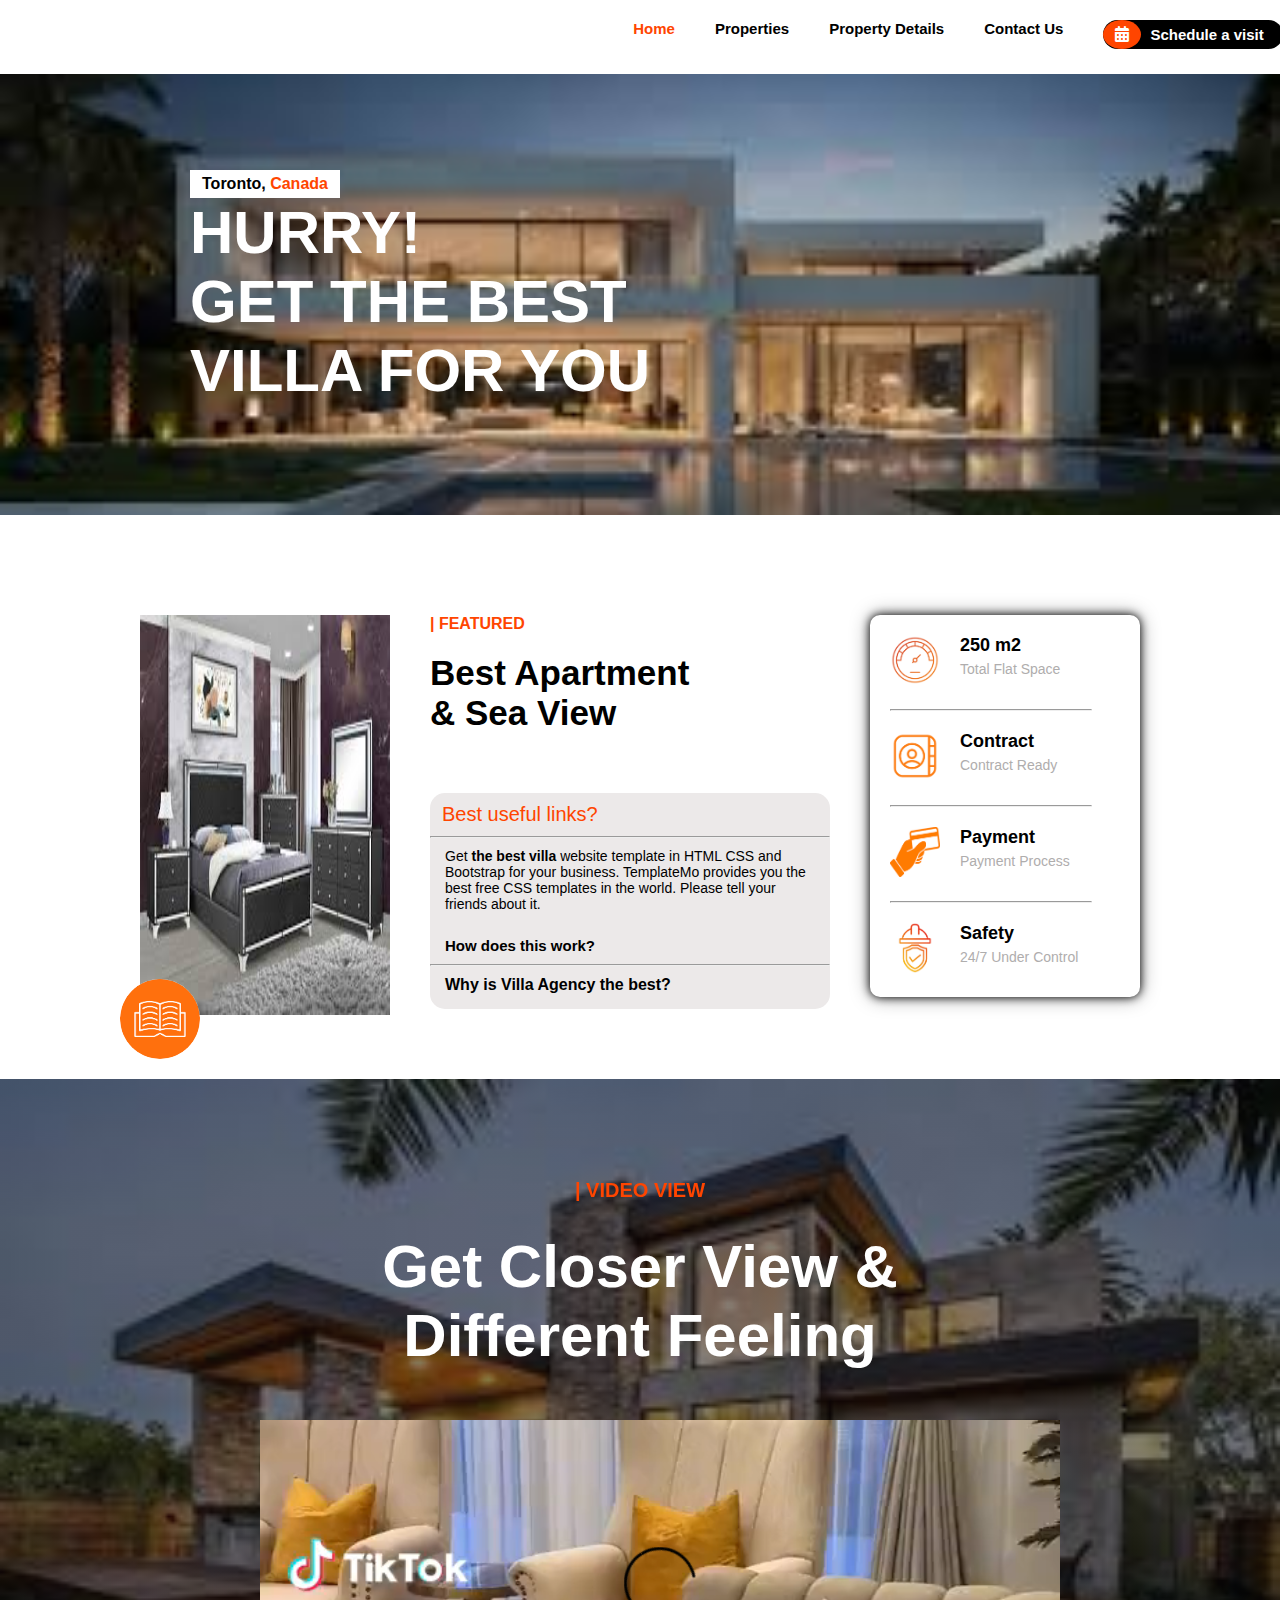
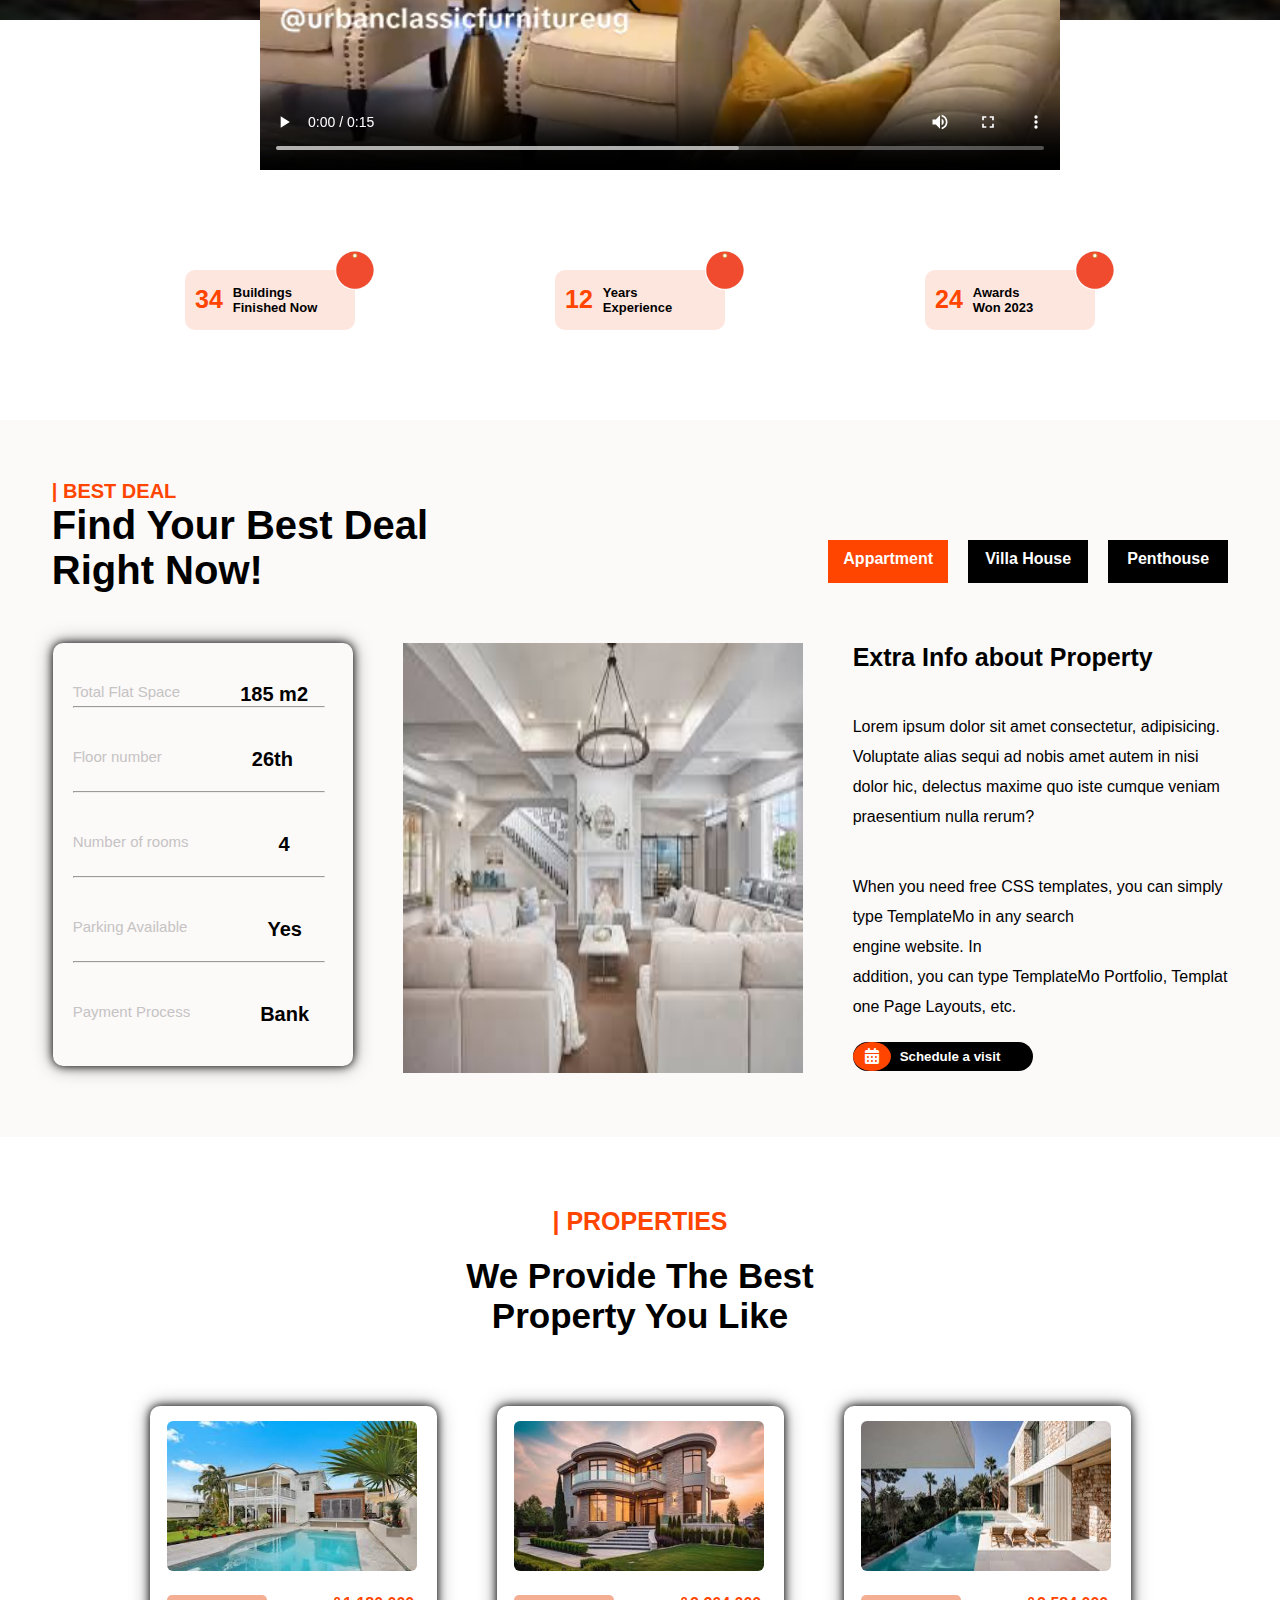
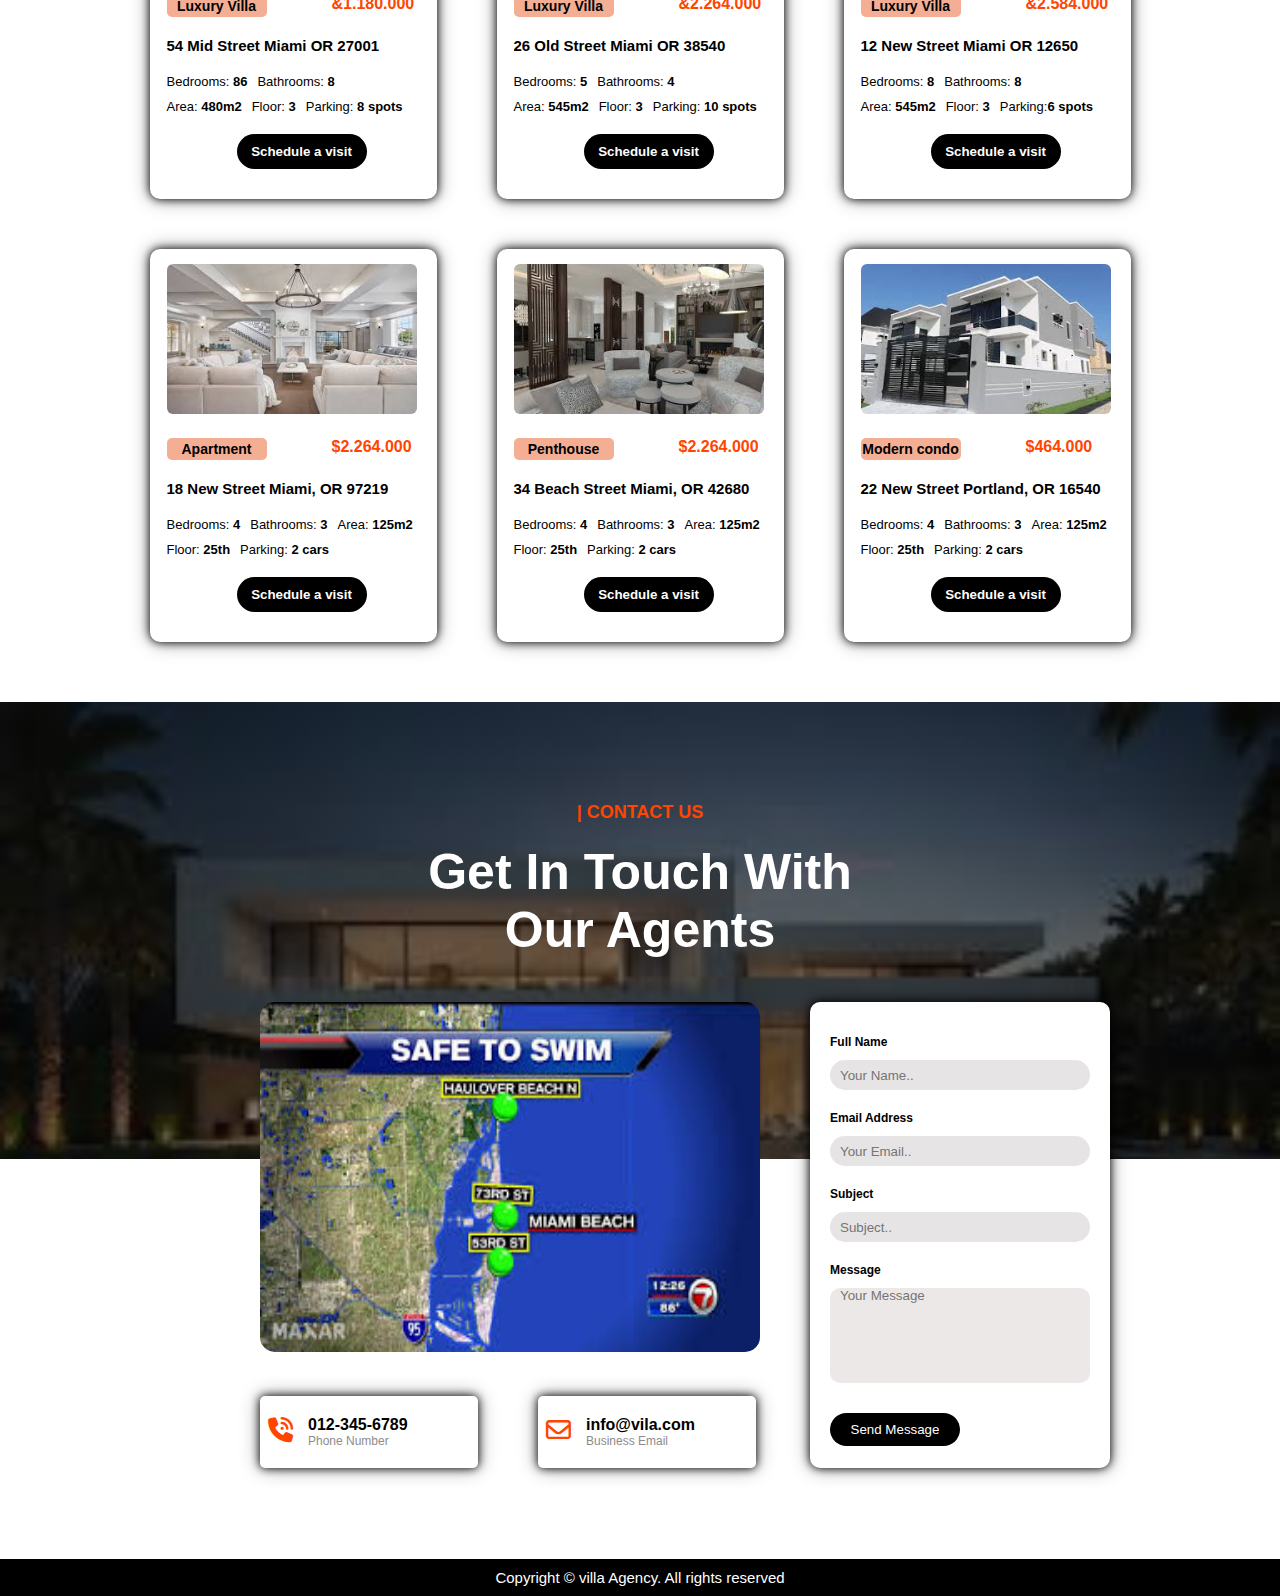
<file: index.html>
<!DOCTYPE html>
<html lang="en">

<head>
    <meta charset="UTF-8">
    <meta name="viewport" content="width=device-width, initial-scale=1.0">
    <link rel="stylesheet" href="https://cdnjs.cloudflare.com/ajax/libs/font-awesome/6.7.2/css/all.min.css"
        integrity="sha512-Evv84Mr4kqVGRNSgIGL/F/aIDqQb7xQ2vcrdIwxfjThSH8CSR7PBEakCr51Ck+w+/U6swU2Im1vVX0SVk9ABhg=="
        crossorigin="anonymous" referrerpolicy="no-referrer" />
    <link rel="stylesheet" href="style.css" />
</head>

<body>
    <div class="nav">
        <div class="navv">
            <div class="icon">
                <p>VILLA</p>
            </div>
            <div class="toggle-btn">
                <i class="fa-solid fa-bars"></i>
            </div>

        </div>

        <header>

            <div class="navButton">
                <a href="#home"><button class="home">Home</button></a>
                <a href="#properties"><button>Properties</button></a>
                <a href="#details"><button>Property Details</button></a>
                <a href="#contact"><button>Contact Us</button></a>
                <a href="#schedule">
                    <div class="schedule">
                        <p><i class="fa-solid fa-calendar-days"></i></p>
                        <button>Schedule a visit</button>
                    </div>
                </a>

            </div>
            <div class="dropdown-menu">
                <a href="index.html"><button class="home">Home</button></a><br />
                <a href="properties.html"><button>Properties</button></a><br />
                <a href="details.html"><button>Property Details</button></a><br />
                <a href="contact.html"><button>Contact Us</button></a><br />
                <a href="#schedule">

                    <button>Schedule a visit</button>

                </a>
            </div>
        </header>

    </div>
    <section id="home">
        <div class="body1">
            <div class="body2">
                <p>Toronto, <span style="color: orangered;">Canada</span></p>
                <h1>HURRY!<br />
                    GET THE BEST<br />
                    VILLA FOR YOU</h1>
            </div>

        </div>
        <div class="boxx1">
            <div class="bbox">
                <div class="boxx">
                    <img class="furnimg1" src="./images/furniture4.jpeg" />
                    <img class="jot" src="./images/jot.png" />
                </div>
            </div>

            <div>
                <p class="feature">| FEATURED</p>
                <p class="best">Best Apartment<br />& Sea View</p>
                <div class="bbox1">
                    <div class=" box1">
                        <p class="useful">Best useful links?</p>
                        <hr class="line" />
                        <p class="get">Get <span style="font-weight: bold;">the best villa</span> website template in
                            HTML
                            CSS
                            and <br>Bootstrap for your business.
                            TemplateMo provides you the<br />best free CSS templates in the world. Please tell your
                            <br />friends about it.
                        </p>
                        <p class="work">How does this work?</p>
                        <hr class="line" />
                        <p class="villa">Why is Villa Agency the best?</p>
                    </div>
                </div>

            </div>
            <div class="bbox2">
                <div class="box222">
                    <div class="box22">
                        <div class="box2">
                            <img src="./images/meter.png">
                        </div>
                        <div>
                            <p class="box2p">250 m2</p>
                            <p class="box2pp">Total Flat Space</p>
                        </div>

                    </div>
                    <hr />
                    <div class="box22">
                        <div class="box2">
                            <img src="./images/contact.png">
                        </div>
                        <div>
                            <p class="box2p">Contract</p>
                            <p class="box2pp">Contract Ready</p>
                        </div>

                    </div>
                    <hr />
                    <div class="box22">
                        <div class="box2">
                            <img src="./images/payment.png" />
                        </div>
                        <div>
                            <p class="box2p">Payment</p>
                            <p class="box2pp">Payment Process</p>
                        </div>

                    </div>
                    <hr />
                    <div class="box22">
                        <div class="box2">
                            <img src="./images/safety.png" />
                        </div>
                        <div>
                            <p class="box2p">Safety</p>
                            <p class="box2pp">24/7 Under Control</p>
                        </div>

                    </div>
                </div>
            </div>

        </div>

    </section>
    <section id="properties">
        <div class="boxx2">
            <p class="view">| VIDEO VIEW</p>
            <p class="closer">Get Closer View &<br />Different Feeling</p>
            <video class="video" src="furniturevideo.mp4" controls></video>
        </div>
        <div class="bbox3">
            <div class="boxx3">
                <div class="boxx4">
                    <div class="box3">
                        <p class="num">34</p>
                        <p class="ber">Buildings<br />Finished Now</p>
                        <div>
                            <img class="img1" src="./images/orangecircle.png" />
                        </div>
                    </div>


                </div>
                <div class="boxx4">
                    <div class="box3">
                        <p class="num">12</p>
                        <p class="ber">Years <br />Experience</p>
                        <div>
                            <img class="img1" src="./images/orangecircle.png" />
                        </div>
                    </div>

                </div>
                <div class="boxx4">
                    <div class="box3">
                        <p class="num">24</p>
                        <p class="ber">Awards<br />Won 2023</p>
                        <div>
                            <img class="img1" src="./images/orangecircle.png" />
                        </div>
                    </div>

                </div>
            </div>
        </div>

        <div class="box8">
            <div class="box5">
                <div>
                    <p class="deal">| BEST DEAL</p>
                    <p class="now">Find Your Best Deal<br>Right Now!</p>
                </div>
                <div class="box4">
                    <p class="part">Appartment</p>
                    <p class="house">Villa House</p>
                    <p class="house">Penthouse</p>
                </div>
            </div>
            <div class="box7">
                <div class="bbox4">
                    <div class="box6">
                        <div class="fllat">
                            <p class="flat">Total Flat Space</p>
                            <p class="space">185 m2</p>
                        </div>
                        <hr />
                        <div class="fllat1">
                            <p class="flat">Floor number</p>
                            <p class="space">26th</p>
                        </div>
                        <hr />
                        <div class="fllat1">
                            <p class="flat">Number of rooms</p>
                            <p class="space">4</p>
                        </div>
                        <hr />
                        <div class="fllat2">
                            <p class="flat">Parking Available</p>
                            <p class="space">Yes</p>
                        </div>
                        <hr />
                        <div class="fllat3">
                            <p class="flat">Payment Process</p>
                            <p class="space">Bank</p>
                        </div>
                    </div>

                </div>
                <div class="imgg">
                    <img src="./images/house11.jpeg" />
                </div>
                <div>
                    <p class="extra">Extra Info about Property</p>
                    <p class="lorem">Lorem ipsum dolor sit amet consectetur, adipisicing.<br /> Voluptate alias sequi ad
                        nobis amet
                        autem
                        in nisi<br /> dolor hic, delectus maxime quo iste cumque veniam<br> praesentium nulla
                        rerum?</p>
                    <p class="lorem">When you need free CSS templates, you can simply <br /> type TemplateMo in any
                        search <br />engine
                        website. In<br /> addition, you can type TemplateMo Portfolio, Templat<br /> one Page Layouts,
                        etc.</p>
                    <div class="schedule">
                        <p><i class="fa-solid fa-calendar-days"></i></p>
                        <button>Schedule a visit</button>
                    </div>
                </div>
            </div>
        </div>
    </section>
    <section id="details">
        <p class="pro">| PROPERTIES</p>
        <p class="vide">We Provide The Best<br />Property You Like</p>
        <div class="bbox5">
            <div class="box10">
                <div class="box9">
                    <img class="img2" src="./images/house7.jpeg" />
                    <div class="mode">
                        <p class="modern">Luxury Villa</p>
                        <p class="moder">&1.180.000</p>
                    </div>
                    <p class="port">54 Mid Street Miami OR 27001</p>
                    <div class="port1">
                        <p>Bedrooms: <span>86</span></p>
                        <p>Bathrooms: <span>8</span></p>
                    </div>
                    <div class="port2">
                        <p>Area: <span>480m2</span></p>
                        <p>Floor: <span>3</span></p>
                        <p>Parking: <span>8 spots</span></p>
                    </div>
                    <div>
                        <div class="visi">
                            <button>Schedule a visit</button>
                        </div>
                    </div>

                </div>
                <div class="box91">
                    <img class="img2" src="./images/house8.jpeg" />
                    <div class="mode1">
                        <p class="modern">Luxury Villa</p>
                        <p class="moder">&2.264.000</p>
                    </div>
                    <p class="port">26 Old Street Miami OR 38540</p>
                    <div class="port1">
                        <p>Bedrooms: <span>5</span></p>
                        <p>Bathrooms: <span>4</span></p>
                    </div>
                    <div class="port2">
                        <p>Area: <span>545m2</span></p>
                        <p>Floor: <span>3</span></p>
                        <p>Parking: <span>10 spots</span></p>
                    </div>
                    <div>
                        <div class="visi1">
                            <button>Schedule a visit</button>
                        </div>
                    </div>

                </div>
                <div class="box92">
                    <img class="img2" src="./images/house12.jpeg" />
                    <div class="mode2">
                        <p class="modern">Luxury Villa</p>
                        <p class="moder">&2.584.000</p>
                    </div>
                    <p class="port">12 New Street Miami OR 12650</p>
                    <div class="port1">
                        <p>Bedrooms: <span>8</span></p>
                        <p>Bathrooms: <span>8</span></p>
                    </div>
                    <div class="port2">
                        <p>Area: <span>545m2</span></p>
                        <p>Floor: <span>3</span></p>
                        <p>Parking:<span>6 spots</span> </p>
                    </div>
                    <div>
                        <div class="visi2">
                            <button>Schedule a visit</button>
                        </div>
                    </div>

                </div>
            </div>

        </div>
        <div class="bbox6">
            <div class="box11">
                <div class="box93">
                    <div>
                        <img class="img2" src="./images/house11.jpeg" />
                    </div>
                    <div class="mode3">
                        <p class="modern">Apartment</p>
                        <p class="moder">$2.264.000</p>
                    </div>
                    <p class="port">18 New Street Miami, OR 97219</p>
                    <div class="port1">
                        <p>Bedrooms: <span>4</span></p>
                        <p>Bathrooms: <span>3</span></p>
                        <p>Area: <span>125m2</span></p>
                    </div>
                    <div class="port2">
                        <p>Floor: <span>25th</span></p>
                        <p>Parking: <span>2 cars</span> </p>
                    </div>
                    <div>
                        <div class="visi3">
                            <button>Schedule a visit</button>
                        </div>
                    </div>

                </div>
                <div class="box94">
                    <div>
                        <img class="img2" src="./images/house10.jpeg" />
                    </div>
                    <div class="mode4">
                        <p class="modern">Penthouse</p>
                        <p class="moder">$2.264.000</p>
                    </div>
                    <p class="port">34 Beach Street Miami, OR 42680</p>
                    <div class="port1">
                        <p>Bedrooms: <span>4</span></p>
                        <p>Bathrooms: <span>3</span></p>
                        <p>Area: <span>125m2</span></p>
                    </div>
                    <div class="port2">
                        <p>Floor: <span>25th</span></p>
                        <p>Parking: <span>2 cars</span> </p>
                    </div>
                    <div>
                        <div class="visi4">
                            <button>Schedule a visit</button>
                        </div>
                    </div>

                </div>
                <div class="box95">
                    <div>
                        <img class="img2" src="./images/home5.jpeg" />
                    </div>
                    <div class="mode5">
                        <p class="modern">Modern condo</p>
                        <p class="moder">$464.000</p>
                    </div>
                    <p class="port">22 New Street Portland, OR 16540</p>
                    <div class="port1">
                        <p>Bedrooms: <span>4</span></p>
                        <p>Bathrooms: <span>3</span></p>
                        <p>Area: <span>125m2</span></p>
                    </div>
                    <div class="port2">
                        <p>Floor: <span>25th</span></p>
                        <p>Parking: <span>2 cars</span> </p>
                    </div>
                    <div>
                        <div class="visi5">
                            <button>Schedule a visit</button>
                        </div>
                    </div>

                </div>

            </div>
        </div>

    </section>
    <section id="contact">
        <div class="boxx6">
            <div class="box13">
                <p class="featurer">| CONTACT US</p>
                <p class="besti">Get In Touch With<br />Our Agents</p>
            </div>
            <div class="box16">
                <div>
                    <div>
                        <img class="img3" src="./images/map2.jpeg" />
                        <div class="bbox7">
                            <div class="box15">
                                <div class="box14">
                                    <p class="vol"><i class="fa-solid fa-phone-volume"></i></p>
                                    <div>
                                        <p class="num1">012-345-6789</p>
                                        <p class="num2">Phone Number</p>
                                    </div>
                                </div>
                                <div class="box14">
                                    <p class="vol"><i class="fa-regular fa-envelope"></i></p>
                                    <div>
                                        <p class="num1">info@vila.com</p>
                                        <p class="num2">Business Email</p>
                                    </div>

                                </div>
                            </div>
                        </div>

                    </div>
                </div>
                <div class="boxx5">
                    <label class="naame">Full Name</label><br />
                    <input class="texte" type="text" placeholder="Your Name.." /><br /><br />
                    <label class="naame">Email Address</label><br />
                    <input class="texte" type="email" placeholder="Your Email.." /><br /><br />
                    <label class="naame">Subject</label><br />
                    <input class="texte" type="text" placeholder="Subject.." /><br /><br />
                    <label class="naame">Message</label><br />
                    <input class="textee" type="text" placeholder="Your Message" /><br />
                    <button class="sendd">Send Message</button>
                </div>
            </div>

        </div>
    </section>

    <footer class="footer">Copyright &copy; villa Agency. All rights reserved</footer>

    <script src="script.js"></script>
</body>

</html>
</file>
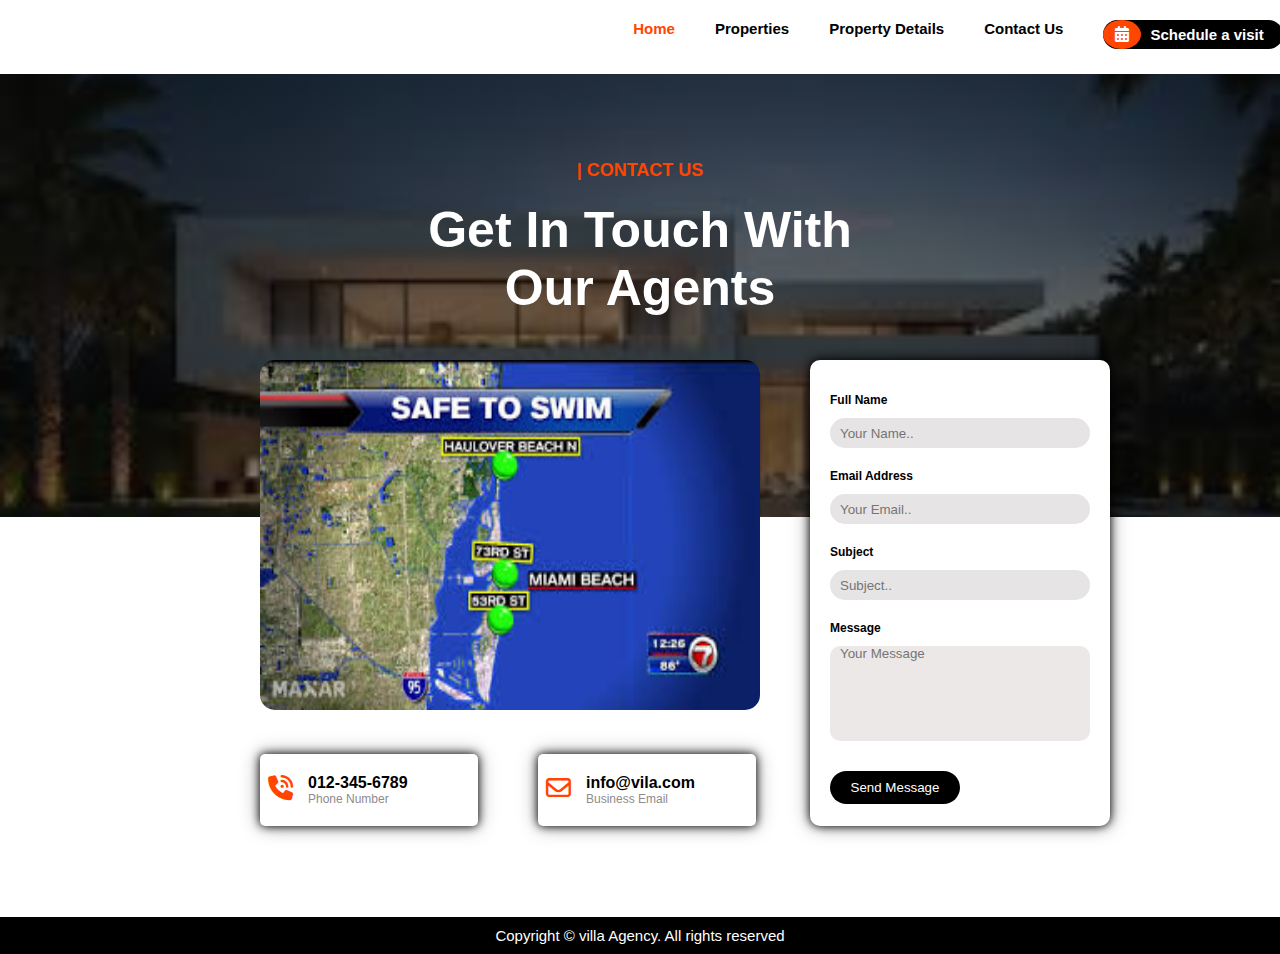
<file: contact.html>
<!DOCTYPE html>
<html lang="en">

<head>
    <meta charset="UTF-8">
    <meta name="viewport" content="width=device-width, initial-scale=1.0">
    <link rel="stylesheet" href="https://cdnjs.cloudflare.com/ajax/libs/font-awesome/6.7.2/css/all.min.css"
        integrity="sha512-Evv84Mr4kqVGRNSgIGL/F/aIDqQb7xQ2vcrdIwxfjThSH8CSR7PBEakCr51Ck+w+/U6swU2Im1vVX0SVk9ABhg=="
        crossorigin="anonymous" referrerpolicy="no-referrer" />
    <link rel="stylesheet" href="style.css" />
</head>

<body>
    <div class="nav" style="margin-top: -60px;">
        <div class="navv">
            <div class="icon">
                <p>VILLA</p>
            </div>
            <div class="toggle-btn">
                <i class="fa-solid fa-bars"></i>
            </div>

        </div>

        <header>

            <div class="navButton">
                <a href="#home"><button class="home">Home</button></a>
                <a href="#properties"><button>Properties</button></a>
                <a href="#details"><button>Property Details</button></a>
                <a href="#contact"><button>Contact Us</button></a>
                <a href="#schedule">
                    <div class="schedule">
                        <p><i class="fa-solid fa-calendar-days"></i></p>
                        <button>Schedule a visit</button>
                    </div>
                </a>

            </div>
            <div class="dropdown-menu">
                <a href="index.html"><button class="home">Home</button></a><br />
                <a href="properties.html"><button>Properties</button></a><br />
                <a href="details.html"><button>Property Details</button></a><br />
                <a href="contact.html"><button>Contact Us</button></a><br />
                <a href="#schedule">

                    <button>Schedule a visit</button>

                </a>
            </div>
        </header>

    </div>
   
    <div class="boxx6">
        <div class="box13">
            <p class="featurer">| CONTACT US</p>
            <p class="besti">Get In Touch With<br />Our Agents</p>
        </div>
        <div class="box16">
            <div>
                <div>
                    <img class="img3" src="./images/map2.jpeg" />
                    <div class="bbox7">
                        <div class="box15">
                            <div class="box14">
                                <p class="vol"><i class="fa-solid fa-phone-volume"></i></p>
                                <div>
                                    <p class="num1">012-345-6789</p>
                                    <p class="num2">Phone Number</p>
                                </div>
                            </div>
                            <div class="box14">
                                <p class="vol"><i class="fa-regular fa-envelope"></i></p>
                                <div>
                                    <p class="num1">info@vila.com</p>
                                    <p class="num2">Business Email</p>
                                </div>

                            </div>
                        </div>
                    </div>

                </div>
            </div>
            <div class="boxx5">
                <label class="naame">Full Name</label><br />
                <input class="texte" type="text" placeholder="Your Name.." /><br /><br />
                <label class="naame">Email Address</label><br />
                <input class="texte" type="email" placeholder="Your Email.." /><br /><br />
                <label class="naame">Subject</label><br />
                <input class="texte" type="text" placeholder="Subject.." /><br /><br />
                <label class="naame">Message</label><br />
                <input class="textee" type="text" placeholder="Your Message" /><br />
                <button class="sendd">Send Message</button>
            </div>
        </div>

    </div>
    </section>

    <footer class="footer">Copyright &copy; villa Agency. All rights reserved</footer>
    <script src="script.js"></script>

</body>

</html>
</file>
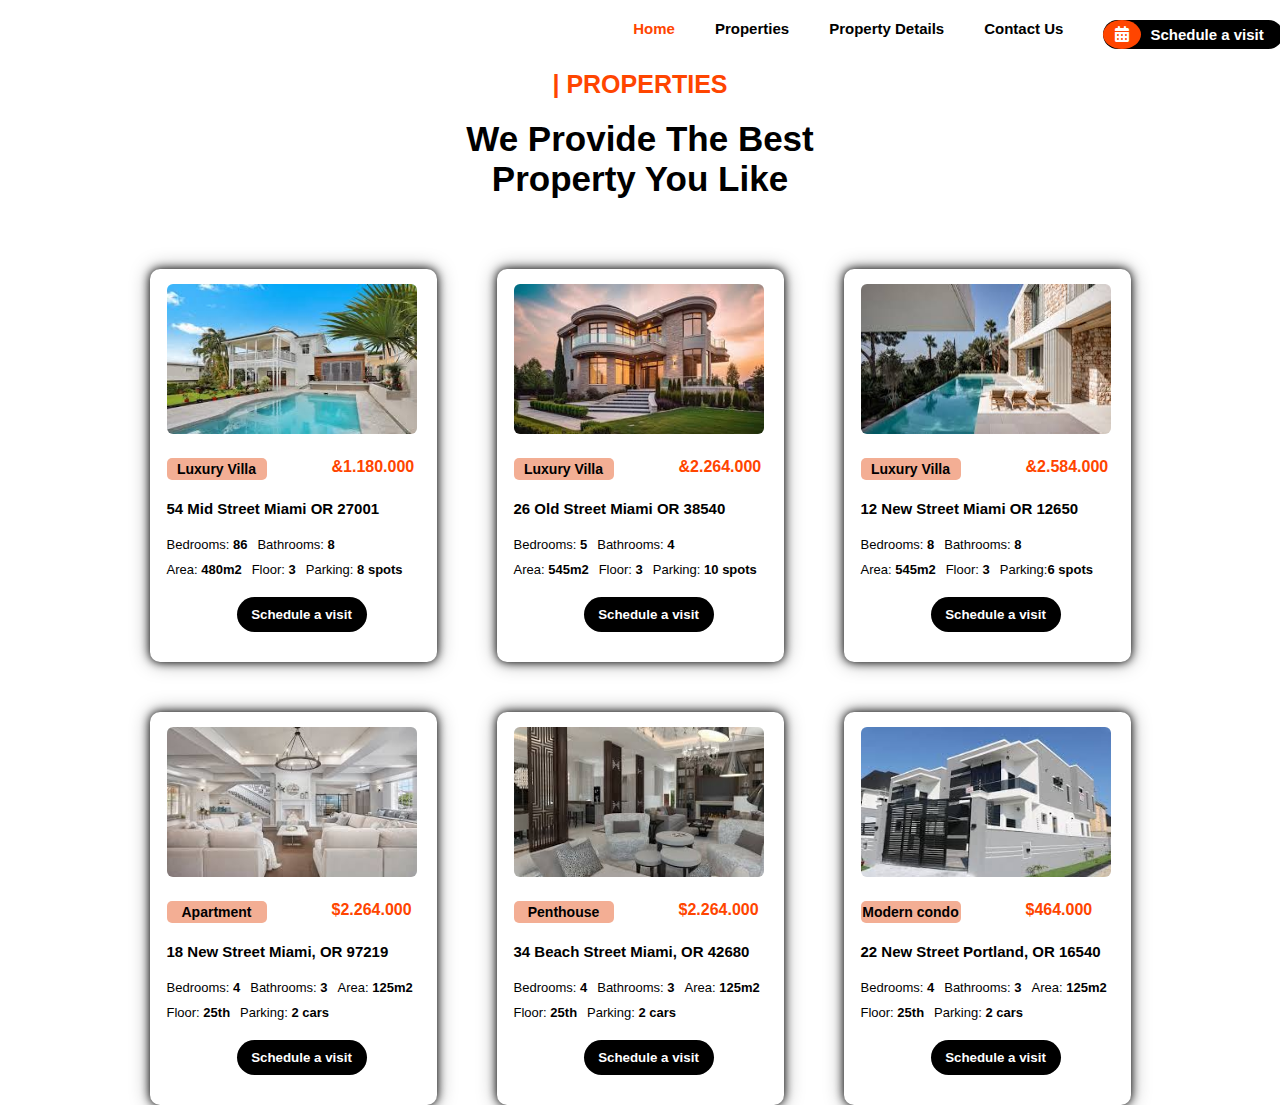
<file: details.html>
<!DOCTYPE html>
<html lang="en">

<head>
    <meta charset="UTF-8">
    <meta name="viewport" content="width=device-width, initial-scale=1.0">
    <link rel="stylesheet" href="https://cdnjs.cloudflare.com/ajax/libs/font-awesome/6.7.2/css/all.min.css"
        integrity="sha512-Evv84Mr4kqVGRNSgIGL/F/aIDqQb7xQ2vcrdIwxfjThSH8CSR7PBEakCr51Ck+w+/U6swU2Im1vVX0SVk9ABhg=="
        crossorigin="anonymous" referrerpolicy="no-referrer" />
    <link rel="stylesheet" href="style.css" />
</head>

<body>
    <div class="nav">
        <div class="navv">
            <div class="icon">
                <p>VILLA</p>
            </div>
            <div class="toggle-btn">
                <i class="fa-solid fa-bars"></i>
            </div>

        </div>

        <header>

            <div class="navButton">
                <a href="#home"><button class="home">Home</button></a>
                <a href="#properties"><button>Properties</button></a>
                <a href="#details"><button>Property Details</button></a>
                <a href="#contact"><button>Contact Us</button></a>
                <a href="#schedule">
                    <div class="schedule">
                        <p><i class="fa-solid fa-calendar-days"></i></p>
                        <button>Schedule a visit</button>
                    </div>
                </a>

            </div>
            <div class="dropdown-menu">
                <a href="index.html"><button class="home">Home</button></a><br />
                <a href="properties.html"><button>Properties</button></a><br />
                <a href="details.html"><button>Property Details</button></a><br />
                <a href="contact.html"><button>Contact Us</button></a><br />
                <a href="#schedule">

                    <button>Schedule a visit</button>

                </a>
            </div>
        </header>

    </div>
   
    <p class="pro">| PROPERTIES</p>
    <p class="vide">We Provide The Best<br />Property You Like</p>
    <div class="bbox5">
        <div class="box10">
            <div class="box9">
                <img class="img2" src="./images/house7.jpeg" />
                <div class="mode">
                    <p class="modern">Luxury Villa</p>
                    <p class="moder">&1.180.000</p>
                </div>
                <p class="port">54 Mid Street Miami OR 27001</p>
                <div class="port1">
                    <p>Bedrooms: <span>86</span></p>
                    <p>Bathrooms: <span>8</span></p>
                </div>
                <div class="port2">
                    <p>Area: <span>480m2</span></p>
                    <p>Floor: <span>3</span></p>
                    <p>Parking: <span>8 spots</span></p>
                </div>
                <div>
                    <div class="visi">
                        <button>Schedule a visit</button>
                    </div>
                </div>

            </div>
            <div class="box91">
                <img class="img2" src="./images/house8.jpeg" />
                <div class="mode1">
                    <p class="modern">Luxury Villa</p>
                    <p class="moder">&2.264.000</p>
                </div>
                <p class="port">26 Old Street Miami OR 38540</p>
                <div class="port1">
                    <p>Bedrooms: <span>5</span></p>
                    <p>Bathrooms: <span>4</span></p>
                </div>
                <div class="port2">
                    <p>Area: <span>545m2</span></p>
                    <p>Floor: <span>3</span></p>
                    <p>Parking: <span>10 spots</span></p>
                </div>
                <div>
                    <div class="visi1">
                        <button>Schedule a visit</button>
                    </div>
                </div>

            </div>
            <div class="box92">
                <img class="img2" src="./images/house12.jpeg" />
                <div class="mode2">
                    <p class="modern">Luxury Villa</p>
                    <p class="moder">&2.584.000</p>
                </div>
                <p class="port">12 New Street Miami OR 12650</p>
                <div class="port1">
                    <p>Bedrooms: <span>8</span></p>
                    <p>Bathrooms: <span>8</span></p>
                </div>
                <div class="port2">
                    <p>Area: <span>545m2</span></p>
                    <p>Floor: <span>3</span></p>
                    <p>Parking:<span>6 spots</span> </p>
                </div>
                <div>
                    <div class="visi2">
                        <button>Schedule a visit</button>
                    </div>
                </div>

            </div>
        </div>

    </div>
    <div class="bbox6">
        <div class="box11">
            <div class="box93">
                <div>
                    <img class="img2" src="./images/house11.jpeg" />
                </div>
                <div class="mode3">
                    <p class="modern">Apartment</p>
                    <p class="moder">$2.264.000</p>
                </div>
                <p class="port">18 New Street Miami, OR 97219</p>
                <div class="port1">
                    <p>Bedrooms: <span>4</span></p>
                    <p>Bathrooms: <span>3</span></p>
                    <p>Area: <span>125m2</span></p>
                </div>
                <div class="port2">
                    <p>Floor: <span>25th</span></p>
                    <p>Parking: <span>2 cars</span> </p>
                </div>
                <div>
                    <div class="visi3">
                        <button>Schedule a visit</button>
                    </div>
                </div>

            </div>
            <div class="box94">
                <div>
                    <img class="img2" src="./images/house10.jpeg" />
                </div>
                <div class="mode4">
                    <p class="modern">Penthouse</p>
                    <p class="moder">$2.264.000</p>
                </div>
                <p class="port">34 Beach Street Miami, OR 42680</p>
                <div class="port1">
                    <p>Bedrooms: <span>4</span></p>
                    <p>Bathrooms: <span>3</span></p>
                    <p>Area: <span>125m2</span></p>
                </div>
                <div class="port2">
                    <p>Floor: <span>25th</span></p>
                    <p>Parking: <span>2 cars</span> </p>
                </div>
                <div>
                    <div class="visi4">
                        <button>Schedule a visit</button>
                    </div>
                </div>

            </div>
            <div class="box95">
                <div>
                    <img class="img2" src="./images/home5.jpeg" />
                </div>
                <div class="mode5">
                    <p class="modern">Modern condo</p>
                    <p class="moder">$464.000</p>
                </div>
                <p class="port">22 New Street Portland, OR 16540</p>
                <div class="port1">
                    <p>Bedrooms: <span>4</span></p>
                    <p>Bathrooms: <span>3</span></p>
                    <p>Area: <span>125m2</span></p>
                </div>
                <div class="port2">
                    <p>Floor: <span>25th</span></p>
                    <p>Parking: <span>2 cars</span> </p>
                </div>
                <div>
                    <div class="visi5">
                        <button>Schedule a visit</button>
                    </div>
                </div>

            </div>

        </div>
    </div>
    <script src="script.js"></script>

</body>

</html>
</file>
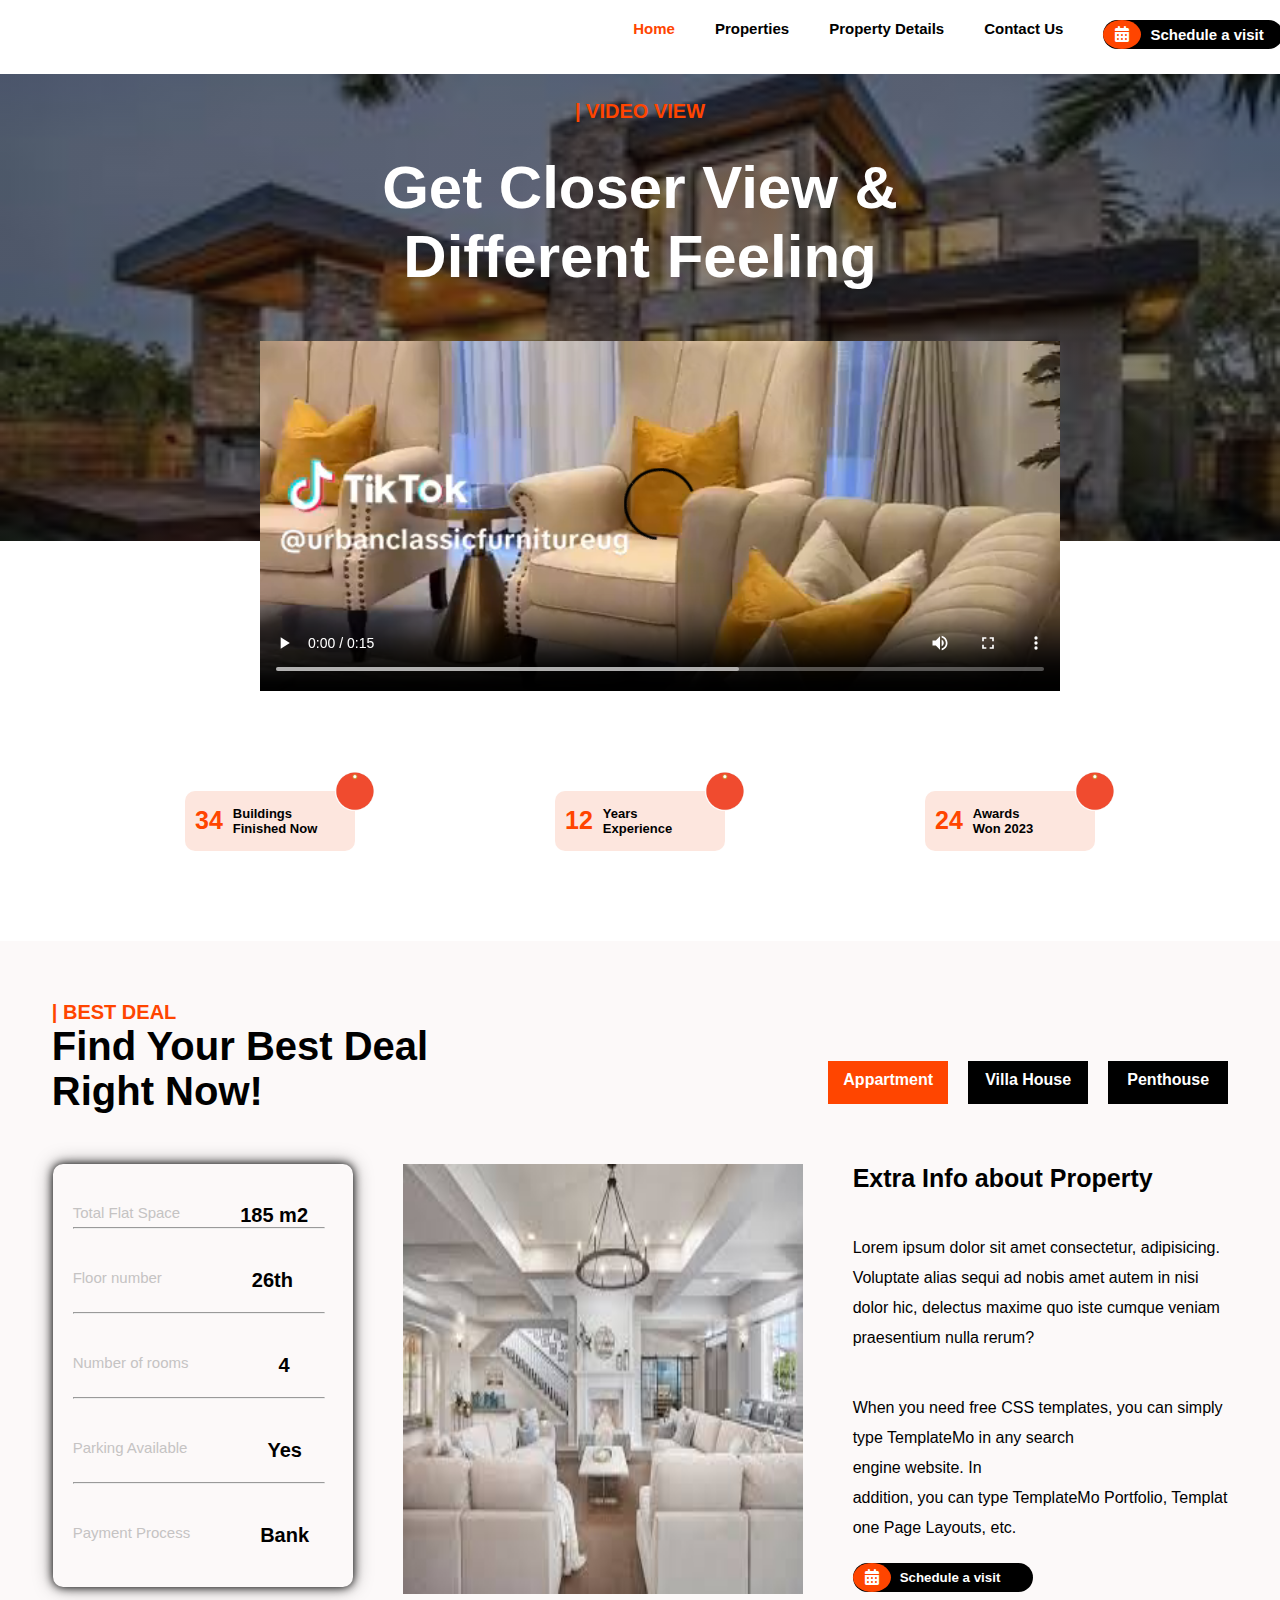
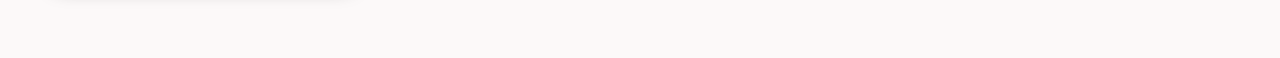
<file: properties.html>
<!DOCTYPE html>
<html lang="en">

<head>
    <meta charset="UTF-8">
    <meta name="viewport" content="width=device-width, initial-scale=1.0">
    <link rel="stylesheet" href="https://cdnjs.cloudflare.com/ajax/libs/font-awesome/6.7.2/css/all.min.css"
        integrity="sha512-Evv84Mr4kqVGRNSgIGL/F/aIDqQb7xQ2vcrdIwxfjThSH8CSR7PBEakCr51Ck+w+/U6swU2Im1vVX0SVk9ABhg=="
        crossorigin="anonymous" referrerpolicy="no-referrer" />
    <link rel="stylesheet" href="style.css" />
</head>

<body>
    <div class="nav">
        <div class="navv">
            <div class="icon">
                <p>VILLA</p>
            </div>
            <div class="toggle-btn">
                <i class="fa-solid fa-bars"></i>
            </div>

        </div>

        <header>

            <div class="navButton">
                <a href="#home"><button class="home">Home</button></a>
                <a href="#properties"><button>Properties</button></a>
                <a href="#details"><button>Property Details</button></a>
                <a href="#contact"><button>Contact Us</button></a>
                <a href="#schedule">
                    <div class="schedule">
                        <p><i class="fa-solid fa-calendar-days"></i></p>
                        <button>Schedule a visit</button>
                    </div>
                </a>

            </div>
            <div class="dropdown-menu">
                <a href="index.html"><button class="home">Home</button></a><br />
                <a href="properties.html"><button>Properties</button></a><br />
                <a href="details.html"><button>Property Details</button></a><br />
                <a href="contact.html"><button>Contact Us</button></a><br />
                <a href="#schedule">

                    <button>Schedule a visit</button>

                </a>
            </div>
        </header>

    </div>

    <div class="boxx2" style="margin-top: auto;">
        <p class="view">| VIDEO VIEW</p>
        <p class="closer">Get Closer View &<br />Different Feeling</p>
        <video class="video" src="furniturevideo.mp4" controls></video>
    </div>
    <div class="bbox3">
        <div class="boxx3">
            <div class="boxx4">
                <div class="box3">
                    <p class="num">34</p>
                    <p class="ber">Buildings<br />Finished Now</p>
                    <div>
                        <img class="img1" src="./images/orangecircle.png" />
                    </div>
                </div>


            </div>
            <div class="boxx4">
                <div class="box3">
                    <p class="num">12</p>
                    <p class="ber">Years <br />Experience</p>
                    <div>
                        <img class="img1" src="./images/orangecircle.png" />
                    </div>
                </div>

            </div>
            <div class="boxx4">
                <div class="box3">
                    <p class="num">24</p>
                    <p class="ber">Awards<br />Won 2023</p>
                    <div>
                        <img class="img1" src="./images/orangecircle.png" />
                    </div>
                </div>

            </div>
        </div>
    </div>

    <div class="box8">
        <div class="box5">
            <div>
                <p class="deal">| BEST DEAL</p>
                <p class="now">Find Your Best Deal<br>Right Now!</p>
            </div>
            <div class="box4">
                <p class="part">Appartment</p>
                <p class="house">Villa House</p>
                <p class="house">Penthouse</p>
            </div>
        </div>
        <div class="box7">
            <div class="bbox4">
                <div class="box6">
                    <div class="fllat">
                        <p class="flat">Total Flat Space</p>
                        <p class="space">185 m2</p>
                    </div>
                    <hr />
                    <div class="fllat1">
                        <p class="flat">Floor number</p>
                        <p class="space">26th</p>
                    </div>
                    <hr />
                    <div class="fllat1">
                        <p class="flat">Number of rooms</p>
                        <p class="space">4</p>
                    </div>
                    <hr />
                    <div class="fllat2">
                        <p class="flat">Parking Available</p>
                        <p class="space">Yes</p>
                    </div>
                    <hr />
                    <div class="fllat3">
                        <p class="flat">Payment Process</p>
                        <p class="space">Bank</p>
                    </div>
                </div>

            </div>
            <div class="imgg">
                <img src="./images/house11.jpeg" />
            </div>
            <div>
                <p class="extra">Extra Info about Property</p>
                <p class="lorem">Lorem ipsum dolor sit amet consectetur, adipisicing.<br /> Voluptate alias sequi ad
                    nobis amet
                    autem
                    in nisi<br /> dolor hic, delectus maxime quo iste cumque veniam<br> praesentium nulla
                    rerum?</p>
                <p class="lorem">When you need free CSS templates, you can simply <br /> type TemplateMo in any
                    search <br />engine
                    website. In<br /> addition, you can type TemplateMo Portfolio, Templat<br /> one Page Layouts,
                    etc.</p>
                <div class="schedule">
                    <p><i class="fa-solid fa-calendar-days"></i></p>
                    <button>Schedule a visit</button>
                </div>
            </div>
        </div>
    </div>
    <script src="script.js"></script>

</body>

</html>
</file>
<file: style.css>
* {
    padding: 0;
    margin: 0;
    font-family: Arial, Helvetica, sans-serif;
}

.navButton button {
    border: none;
    background-color: transparent;
    font-size: 15px;
    font-weight: bold;
    cursor: pointer;

}

.navButton a :hover {
    border-bottom: 2px solid orangered;
    color: orangered;
}

.navButton.animateTen1 {
    opacity: 0;
    transform: translateY(50px);
    animation: fadeUp 2s ease-in-out forwards;
}

.nav a {
    text-decoration: none;
}

@keyframes fadeUp {
    0% {
        opacity: 0;
        transform: translateY(50px);
    }

    100% {
        opacity: 1;
        transform: translateY(0);
    }
}


.navButton {
    display: flex;
    gap: 16px;
}

.home {
    border: none;
    background-color: transparent;
    font-size: 15px;
    color: orangered;
}

.home.animateTen2 {
    animation: scaleUp 2s ease-in-out forwards;
    transform: scale(0);
}

@keyframes scaleUp {
    0% {
        transform: scale(0);
    }

    100% {
        transform: scale(1);
    }
}


.schedule p {
    background-color: orangered;
    border-radius: 50%;
    border: none;
    width: 30px;
    text-align: center;
    padding-left: 4px;
    padding-right: 4px;
    padding-top: 6px;
    padding-bottom: 5px;
    color: white;
}

.schedule button {
    border: none;
    background-color: transparent;
    color: white;
    font-weight: bold;
}

.schedule {
    display: flex;
    gap: 9px;
    background-color: black;
    width: 180px;
    border-radius: 22px;
    cursor: pointer;

}

.navButton {
    display: flex;
    gap: 40px;
    font-weight: bold;
}

.nav {
    display: flex;
    gap: 430px;
    justify-content: center;
    padding-top: 20px;
    background-color: white;
    position: fixed;
    width: 1400px;
    padding-bottom: 20px;
    overflow: hidden;
    z-index: 1;
    margin-top: none;
}

.icon {
    font-size: 30px;
    font-weight: bold;
}

.body2 {
    padding-top: 170px;
    padding-left: 190px;
}

.body2 p {
    background-color: white;
    width: 150px;
    text-align: center;
    padding-top: 5px;
    padding-bottom: 5px;
    font-weight: bold;
    color: black;
}

.body2 p.animateTen3 {
    animation: scaleUp 2s ease-in-out forwards;
    transform: scale(0);
}

@keyframes scaleUp {
    0% {
        transform: scale(0);
    }

    100% {
        transform: scale(1);
    }
}


.body2 h1 {
    font-size: 60px;
}


.body1 {
    background-image: url("./images/home4.jpeg");
    opacity: 100;
    background-repeat: no-repeat;
    background-size: cover;
    padding-bottom: 110px;
    color: white;
    image-rendering: crisp-edges;

}

.feature {
    font-size: 16px;
    font-weight: bold;
    color: orangered;
}

.best {
    font-size: 35px;
    font-weight: bold;
    padding-bottom: 60px;
    padding-top: 20px;
}

.useful {
    font-size: 20px;
    color: orangered;
    padding-bottom: 10px;
    padding-left: 12px;
}

.line {
    width: 398px;
}

.get {
    font-size: 14px;
    padding-top: 10px;
    padding-left: 15px;
}

.work {
    font-size: 15px;
    font-weight: bold;
    padding-top: 25px;
    padding-bottom: 10px;
    padding-left: 15px;
}

.villa {
    padding-top: 10px;
    font-weight: bold;
    padding-left: 15px;
}

.icon {
    opacity: 0;
    transform: translateY(50px);
    animation: fadeUp 2s ease-in-out forwards;
}

@keyframes fadeUp {
    0% {
        opacity: 0;
        transform: translateY(50px);
    }

    100% {
        opacity: 1;
        transform: translateY(0);
    }
}

.box1 {
    width: 400px;
    background-color: rgb(236, 233, 233);
    padding-top: 10px;
    border-radius: 15px;
    padding-bottom: 15px;
}

.box2 img {
    width: 50px;
    height: 50px;
}

.box2p {
    font-size: 18px;
    font-weight: bold;
}

.box2pp {
    font-size: 14px;
    color: rgb(175, 173, 173);
    padding-top: 5px;
}

.box22 {
    display: flex;
    gap: 20px;
    padding-bottom: 20px;
    padding-top: 20px;
    transition: .3s all ease;
}

.box2pp.animateTen5 {
    opacity: 0;
    transform: translateY(50px);
    animation: fadeUp 2s ease-in-out forwards;
}

@keyframes fadeUp {
    0% {
        opacity: 0;
        transform: translateY(50px);
    }

    100% {
        opacity: 1;
        transform: translateY(0);
    }
}

h1.animateTen6 {
    opacity: 0;
    transform: translateY(50px);
    animation: fadeUp 2s ease-in-out forwards;
}

@keyframes fadeUp {
    0% {
        opacity: 0;
        transform: translateY(50px);
    }

    100% {
        opacity: 1;
        transform: translateY(0);
    }
}

.feature.animateTen7 {
    opacity: 0;
    transform: translateY(50px);
    animation: fadeUp 2s ease-in-out forwards;
}

@keyframes fadeUp {
    0% {
        opacity: 0;
        transform: translateY(50px);
    }

    100% {
        opacity: 1;
        transform: translateY(0);
    }
}

.best.animateTen8 {
    opacity: 0;
    transform: translateY(50px);
    animation: fadeUp 2s ease-in-out forwards;
}

@keyframes fadeUp {
    0% {
        opacity: 0;
        transform: translateY(50px);
    }

    100% {
        opacity: 1;
        transform: translateY(0);
    }
}

.box1.animateTen9 {
    opacity: 0;
    transform: translateY(50px);
    animation: fadeUp 2s ease-in-out forwards;
}

@keyframes fadeUp {
    0% {
        opacity: 0;
        transform: translateY(50px);
    }

    100% {
        opacity: 1;
        transform: translateY(0);
    }
}

.box2p.animateTen10 {
    opacity: 0;
    transform: translateY(50px);
    animation: fadeUp 3s ease-in-out forwards;
}

@keyframes fadeUp {
    0% {
        opacity: 0;
        transform: translateY(50px);
    }

    100% {
        opacity: 1;
        transform: translateY(0);
    }
}

.box2 img.animateTen11 {
    opacity: 0;
    transform: translateY(50px);
    animation: fadeUp 2s ease-in-out forwards;
}

@keyframes fadeUp {
    0% {
        opacity: 0;
        transform: translateY(50px);
    }

    100% {
        opacity: 1;
        transform: translateY(0);
    }
}

.box3.animateTen12 {
    opacity: 0;
    transform: translateY(50px);
    animation: fadeUp 2s ease-in-out forwards;
}

@keyframes fadeUp {
    0% {
        opacity: 0;
        transform: translateY(50px);
    }

    100% {
        opacity: 1;
        transform: translateY(0);
    }
}

.box222.animateTen13 {
    opacity: 0;
    transform: translateY(50px);
    animation: fadeUp 1s ease-in-out forwards;
}

@keyframes fadeUp {
    0% {
        opacity: 0;
        transform: translateY(50px);
    }

    100% {
        opacity: 1;
        transform: translateY(0);
    }
}

.box222 hr {
    width: 200px;

}

.box222 {
    width: 250px;
    padding-left: 20px;
    border-radius: 10px;
    box-shadow: 0px 0px 10px rgba(0, 0, 0.2), 0px 0px 20px rgba(0, 0, 0, 0.4);
    transition: .3s all ease;
}

.box222:hover {
    transform: scale(1.1);
}

.furnimg1 {
    width: 250px;
    height: 400px
}

.furnimg1.animateTen14 {
    animation: scaleUp 2s ease-in-out forwards;
    transform: scale(0);
}

@keyframes scaleUp {
    0% {
        transform: scale(0);
    }

    100% {
        transform: scale(1);
    }
}

.jot {
    width: 80px;
    height: 80px;
    border-radius: 50%;
    position: absolute;
    left: -20px;
    bottom: -40px;
}

.boxx {
    position: relative;
}

.boxx1 {
    display: flex;
    gap: 40px;
    justify-content: center;
    padding-top: 100px;

}

.view {
    font-size: 20px;
    font-weight: bold;
    color: orangered;
    text-align: center;
    padding-top: 100px;
}

.view.animateTen15 {
    animation: scaleUp 2s ease-in-out forwards;
    transform: scale(0);
}

@keyframes scaleUp {
    0% {
        transform: scale(0);
    }

    100% {
        transform: scale(1);
    }

}

.closer {
    font-size: 60px;
    font-weight: bold;
    text-align: center;
    padding-top: 30px;
    padding-bottom: 250px;
    color: white;
}

.closer.animateTen16 {
    opacity: 0;
    transform: translateY(50px);
    animation: fadeUp 2s ease-in-out forwards;
}

@keyframes fadeUp {
    0% {
        opacity: 0;
        transform: translateY(50px);
    }

    100% {
        opacity: 1;
        transform: translateY(0);
    }
}

.boxx2 {
    background-image: linear-gradient(rgba(10, 10, 10, 0.5), rgba(10, 10, 10, 0.5)), url("./images/home1.jpeg");
    background-size: cover;
    background-repeat: no-repeat;
    backdrop-filter: blur(15px);
    margin-top: 60px;
    position: relative;

}

.video {
    width: 800px !important;
    height: 350px;
    object-fit: cover;
    display: flex;
    justify-content: center;
    position: absolute;
    bottom: -150px;
    left: 260px;
}

.video.animateTen17 {
    animation: scaleUp 2s ease-in-out forwards;
    transform: scale(0);
}

@keyframes scaleUp {
    0% {
        transform: scale(0);
    }

    100% {
        transform: scale(1);
    }
}

.boxx3 {
    padding-top: 250px;
    display: flex;
    gap: 200px;
    justify-content: center;

}

.boxx3.animateTen62 {
    opacity: 0;
    transform: translateY(-20px);
    animation: fadeIn 2s ease-in-out forwards;

}

@keyframes fadeIn {
    0% {
        opacity: 0;
        transform: translateY(-20px);
    }

    100% {
        opacity: 1;
        transform: translateY(0);
    }
}

.icon p.animateTen63 {
    opacity: 0;
    transform: translateY(-20px);
    animation: fadeIn 2s ease-in-out forwards;

}

@keyframes fadeIn {
    0% {
        opacity: 0;
        transform: translateY(-20px);
    }

    100% {
        opacity: 1;
        transform: translateY(0);
    }
}

.num {
    font-size: 25px;
    font-weight: bold;
    color: orangered;
}

.num.animateTen18 {
    opacity: 0;
    transform: translateY(-20px);
    animation: fadeIn 2s ease-in-out forwards;

}

@keyframes fadeIn {
    0% {
        opacity: 0;
        transform: translateY(-20px);
    }

    100% {
        opacity: 1;
        transform: translateY(0);
    }
}

.ber {
    font-size: 13px;
    font-weight: bold;
}

.box3 {
    display: flex;
    gap: 10px;
    width: 160px;
    padding-top: 15px;
    padding-bottom: 15px;
    background-color: rgb(253, 230, 222);
    padding-left: 10px;
    border-radius: 10px;
    position: relative;
}

.img1 {
    width: 40px;
    height: 40px;
    border-radius: 50%;
    position: absolute;
    top: -20px;
    left: 150px;
}

.img1 img {
    position: absolute;
    top: -40px;
}

.img1 img.animateTen19 {
    opacity: 0;
    transform: translateY(-20px);
    animation: fadeIn 2s ease-in-out forwards;

}

@keyframes fadeIn {
    0% {
        opacity: 0;
        transform: translateY(-20px);
    }

    100% {
        opacity: 1;
        transform: translateY(0);
    }
}

.boxx4 {
    position: relative;
}

.deal {
    font-size: 20px;
    font-weight: bold;
    color: orangered;
}

.now {
    font-size: 40px;
    font-weight: bold;

}

.part {
    width: 120px;
    background-color: orangered;
    color: white;
    font-weight: bold;
    padding-top: 10px;
    padding-bottom: 3px;
    text-align: center;
    height: 30px;
}

.house {
    width: 120px;
    background-color: black;
    color: white;
    font-weight: bold;
    padding-top: 10px;
    padding-bottom: 3px;
    text-align: center;
    height: 30px;

}

.box4 {
    display: flex;
    gap: 20px;
    margin-top: 60px;
}

.box5 {
    display: flex;
    gap: 400px;
    justify-content: center;
    padding-top: 40px;
}

.flat {
    font-size: 15px;
    color: rgb(197, 195, 195);
}

.space {
    font-size: 20px;
    font-weight: bold;

}

.fllat {
    display: flex;
    gap: 60px;

}

.fllat.animateTen20 {
    opacity: 0;
    transform: translateY(-20px);
    animation: fadeIn 2s ease-in-out forwards;

}

@keyframes fadeIn {
    0% {
        opacity: 0;
        transform: translateY(-20px);
    }

    100% {
        opacity: 1;
        transform: translateY(0);
    }
}

.fllat1 {
    display: flex;
    gap: 90px;
    padding-top: 40px;
    padding-bottom: 20px;

}

.fllat1.animateTen21 {
    opacity: 0;
    transform: translateY(-20px);
    animation: fadeIn 2s ease-in-out forwards;

}

@keyframes fadeIn {
    0% {
        opacity: 0;
        transform: translateY(-20px);
    }

    100% {
        opacity: 1;
        transform: translateY(0);
    }
}

.fllat2 {
    display: flex;
    gap: 80px;
    padding-top: 40px;
    padding-bottom: 20px;
}

.fllat2.animateTen22 {
    opacity: 0;
    transform: translateY(-20px);
    animation: fadeIn 2s ease-in-out forwards;

}

@keyframes fadeIn {
    0% {
        opacity: 0;
        transform: translateY(-20px);
    }

    100% {
        opacity: 1;
        transform: translateY(0);
    }
}

.fllat3 {
    display: flex;
    gap: 70px;
    padding-top: 40px;
    padding-bottom: 20px;
}

.fllat3.animateTen23 {
    opacity: 0;
    transform: translateY(-20px);
    animation: fadeIn 2s ease-in-out forwards;

}

@keyframes fadeIn {
    0% {
        opacity: 0;
        transform: translateY(-20px);
    }

    100% {
        opacity: 1;
        transform: translateY(0);
    }
}

.box6 {
    width: 280px;
    padding-left: 20px;
    border-radius: 10px;
    box-shadow: 0px 0px 10px rgba(0, 0, 0.2), 0px 0px 20px rgba(0, 0, 0, 0.4);
    padding-top: 40px;
    padding-bottom: 20px;
}

.box6 hr {
    width: 250px;
}

.imgg img {
    width: 400px;
    height: 430px;
}

.imgg img.animateTen24 {
    opacity: 0;
    transform: translateY(-20px);
    animation: fadeIn 2s ease-in-out forwards;

}

@keyframes fadeIn {
    0% {
        opacity: 0;
        transform: translateY(-20px);
    }

    100% {
        opacity: 1;
        transform: translateY(0);
    }
}

.extra {
    font-size: 25px;
    font-weight: bold;
    padding-bottom: 20px;
}

.extra.animateTen25 {
    opacity: 0;
    transform: translateY(-20px);
    animation: fadeIn 2s ease-in-out forwards;

}

@keyframes fadeIn {
    0% {
        opacity: 0;
        transform: translateY(-20px);
    }

    100% {
        opacity: 1;
        transform: translateY(0);
    }
}

.lorem {
    line-height: 30px;
    padding-top: 20px;
    padding-bottom: 20px;
}

.lorem.animateTen26 {
    opacity: 0;
    transform: translateY(-20px);
    animation: fadeIn 2s ease-in-out forwards;

}

@keyframes fadeIn {
    0% {
        opacity: 0;
        transform: translateY(-20px);
    }

    100% {
        opacity: 1;
        transform: translateY(0);
    }
}

.box7 {
    display: flex;
    gap: 50px;
    justify-content: center;
    padding-bottom: 40px;
    padding-top: 50px;
}

.box8 {
    background-color: rgb(252, 249, 249);
    padding-top: 20px;
    margin-top: 90px;
    padding-bottom: 20px;
}

.box8.animateTen27 {
    opacity: 0;
    transform: translateY(-20px);
    animation: fadeIn 2s ease-in-out forwards;

}

@keyframes fadeIn {
    0% {
        opacity: 0;
        transform: translateY(-20px);
    }

    100% {
        opacity: 1;
        transform: translateY(0);
    }
}

.pro {
    font-size: 25px;
    color: orangered;
    font-weight: bold;
    padding-top: 70px;
    text-align: center;
}

.pro.animateTen28 {
    opacity: 0;
    transform: translateY(-20px);
    animation: fadeIn 2s ease-in-out forwards;

}

@keyframes fadeIn {
    0% {
        opacity: 0;
        transform: translateY(-20px);
    }

    100% {
        opacity: 1;
        transform: translateY(0);
    }
}

.vide {
    font-size: 35px;
    font-weight: bold;
    text-align: center;
    padding-top: 20px;
}

.vide.animateTen29 {
    opacity: 0;
    transform: translateX(-100vw);
    animation: fadeInLeft 2s ease-in-out forwards;
}

@keyframes fadeInLeft {
    0% {
        opacity: 0;
        transform: translateX(-100vw);
    }

    100% {
        opacity: 1;
        transform: translateX(0);
    }
}

.img2 {
    width: 250px;
    height: 150px;
    border-radius: 6px;
}

.img2.animateTen30 {
    opacity: 0;
    transform: translateY(-20px);
    animation: fadeIn 2s ease-in-out forwards;

}

@keyframes fadeIn {
    0% {
        opacity: 0;
        transform: translateY(-20px);
    }

    100% {
        opacity: 1;
        transform: translateY(0);
    }
}

.modern {
    width: 100px;
    background-color: rgb(243, 174, 148);
    font-size: 14px;
    text-align: center;
    padding-top: 3px;
    padding-bottom: 3px;
    border-radius: 5px;
    font-weight: bold;
}

.modern.animateTen31 {
    opacity: 0;
    transform: translateY(50px);
    animation: fadeUp 2s ease-in-out forwards;
}

@keyframes fadeUp {
    0% {
        opacity: 0;
        transform: translateY(50px);
    }

    100% {
        opacity: 1;
        transform: translateY(0);
    }
}

.moder {
    font-weight: bold;
    color: orangered;
}

.mode {
    display: flex;
    gap: 65px;
    padding-top: 20px;
}

.mode.animateTen32 {
    opacity: 0;
    transform: translateY(50px);
    animation: fadeUp 2s ease-in-out forwards;
}

@keyframes fadeUp {
    0% {
        opacity: 0;
        transform: translateY(50px);
    }

    100% {
        opacity: 1;
        transform: translateY(0);
    }
}

.mode1 {
    display: flex;
    gap: 65px;
    padding-top: 20px;
}

.mode1.animateTen57 {
    opacity: 0;
    transform: translateY(50px);
    animation: fadeUp 2s ease-in-out forwards;
}

@keyframes fadeUp {
    0% {
        opacity: 0;
        transform: translateY(50px);
    }

    100% {
        opacity: 1;
        transform: translateY(0);
    }
}

.mode2 {
    display: flex;
    gap: 65px;
    padding-top: 20px;
}

.mode2.animateTen58 {
    opacity: 0;
    transform: translateY(50px);
    animation: fadeUp 2s ease-in-out forwards;
}

@keyframes fadeUp {
    0% {
        opacity: 0;
        transform: translateY(50px);
    }

    100% {
        opacity: 1;
        transform: translateY(0);
    }
}

.mode3 {
    display: flex;
    gap: 65px;
    padding-top: 20px;
}

.mode3.animateTen59 {
    opacity: 0;
    transform: translateY(50px);
    animation: fadeUp 2s ease-in-out forwards;
}

@keyframes fadeUp {
    0% {
        opacity: 0;
        transform: translateY(50px);
    }

    100% {
        opacity: 1;
        transform: translateY(0);
    }
}

.mode4 {
    display: flex;
    gap: 65px;
    padding-top: 20px;
}

.mode4.animateTen60 {
    opacity: 0;
    transform: translateY(50px);
    animation: fadeUp 2s ease-in-out forwards;
}

@keyframes fadeUp {
    0% {
        opacity: 0;
        transform: translateY(50px);
    }

    100% {
        opacity: 1;
        transform: translateY(0);
    }
}

.mode5 {
    display: flex;
    gap: 65px;
    padding-top: 20px;
}

.mode5.animateTen61 {
    opacity: 0;
    transform: translateY(50px);
    animation: fadeUp 2s ease-in-out forwards;
}

@keyframes fadeUp {
    0% {
        opacity: 0;
        transform: translateY(50px);
    }

    100% {
        opacity: 1;
        transform: translateY(0);
    }
}

.port {
    font-size: 15px;
    font-weight: bold;
    padding-top: 20px;
    padding-bottom: 20px;
}

.port1 {
    display: flex;
    gap: 10px;
    font-size: 13px;
}

.port1 span {
    font-weight: bold;
}

.port2 {
    display: flex;
    gap: 10px;
    font-size: 13px;
    padding-top: 10px;
}

.port2 span {
    font-weight: bold;
}

.visi {
    display: flex;
    justify-content: center;

}

.visi button {
    border: none;
    width: 130px;
    height: 35px;
    border-radius: 20px;
    background-color: black;
    color: white;
    font-weight: bold;
    margin-top: 20px;
}

.visi button:hover {
    background-color: rgb(204, 198, 198);
    color: black;
    font-weight: bold;
    font-size: 15px;
}

.visi1 button {
    border: none;
    width: 130px;
    height: 35px;
    border-radius: 20px;
    background-color: black;
    color: white;
    font-weight: bold;
    margin-top: 20px;
}

.visi1 button:hover {
    background-color: rgb(204, 198, 198);
    color: black;
    font-weight: bold;
    font-size: 15px;
}

.visi2 button {
    border: none;
    width: 130px;
    height: 35px;
    border-radius: 20px;
    background-color: black;
    color: white;
    font-weight: bold;
    margin-top: 20px;
}

.visi2 button:hover {
    background-color: rgb(204, 198, 198);
    color: black;
    font-weight: bold;
    font-size: 15px;
}

.visi3 button {
    border: none;
    width: 130px;
    height: 35px;
    border-radius: 20px;
    background-color: black;
    color: white;
    font-weight: bold;
    margin-top: 20px;
}

.visi3 button:hover {
    background-color: rgb(204, 198, 198);
    color: black;
    font-weight: bold;
    font-size: 15px;
}

.visi4 button {
    border: none;
    width: 130px;
    height: 35px;
    border-radius: 20px;
    background-color: black;
    color: white;
    font-weight: bold;
    margin-top: 20px;
}

.visi4 button:hover {
    background-color: rgb(204, 198, 198);
    color: black;
    font-weight: bold;
    font-size: 15px;
}

.visi5 button {
    border: none;
    width: 130px;
    height: 35px;
    border-radius: 20px;
    background-color: black;
    color: white;
    font-weight: bold;
    margin-top: 20px;
}

.visi5 button:hover {
    background-color: rgb(204, 198, 198);
    color: black;
    font-weight: bold;
    font-size: 15px;
}

.visi button.animateTen33 {
    opacity: 0;
    transform: translateY(50px);
    animation: fadeUp 2s ease-in-out forwards;
}

@keyframes fadeUp {
    0% {
        opacity: 0;
        transform: translateY(50px);
    }

    100% {
        opacity: 1;
        transform: translateY(0);
    }
}

.visi1 {
    display: flex;
    justify-content: center;
}

.visi1 button.animateTen52 {
    opacity: 0;
    transform: translateY(50px);
    animation: fadeUp 2s ease-in-out forwards;
}

@keyframes fadeUp {
    0% {
        opacity: 0;
        transform: translateY(50px);
    }

    100% {
        opacity: 1;
        transform: translateY(0);
    }
}

.visi2 {
    display: flex;
    justify-content: center;
}

.visi2 button.animateTen53 {
    opacity: 0;
    transform: translateY(50px);
    animation: fadeUp 2s ease-in-out forwards;
}

@keyframes fadeUp {
    0% {
        opacity: 0;
        transform: translateY(50px);
    }

    100% {
        opacity: 1;
        transform: translateY(0);
    }
}

.visi3 {
    display: flex;
    justify-content: center;
}

.visi3 button.animateTen54 {
    opacity: 0;
    transform: translateY(50px);
    animation: fadeUp 2s ease-in-out forwards;
}

@keyframes fadeUp {
    0% {
        opacity: 0;
        transform: translateY(50px);
    }

    100% {
        opacity: 1;
        transform: translateY(0);
    }
}

.visi4 {
    display: flex;
    justify-content: center;
}

.visi4 button.animateTen55 {
    opacity: 0;
    transform: translateY(50px);
    animation: fadeUp 2s ease-in-out forwards;
}

@keyframes fadeUp {
    0% {
        opacity: 0;
        transform: translateY(50px);
    }

    100% {
        opacity: 1;
        transform: translateY(0);
    }
}

.visi5 {
    display: flex;
    justify-content: center;
}

.visi5 button.animateTen56 {
    opacity: 0;
    transform: translateY(50px);
    animation: fadeUp 2s ease-in-out forwards;
}

@keyframes fadeUp {
    0% {
        opacity: 0;
        transform: translateY(50px);
    }

    100% {
        opacity: 1;
        transform: translateY(0);
    }
}

.box9 {
    width: 270px;
    box-shadow: 0px 0px 10px rgba(0, 0, 0.2), 0px 0px 20px rgba(0, 0, 0, 0.4);
    padding-left: 17px;
    padding-bottom: 30px;
    border-radius: 10px;
    padding-top: 15px;


}

.box9.animateTen34 {
    opacity: 0;
    transform: translateY(50px);
    animation: fadeUp 2s ease-in-out forwards;
}

@keyframes fadeUp {
    0% {
        opacity: 0;
        transform: translateY(50px);
    }

    100% {
        opacity: 1;
        transform: translateY(0);
    }
}

.box91 {
    width: 270px;
    box-shadow: 0px 0px 10px rgba(0, 0, 0.2), 0px 0px 20px rgba(0, 0, 0, 0.4);

    padding-left: 17px;
    padding-bottom: 30px;
    border-radius: 10px;
    padding-top: 15px;
}

.box91.animateTen47 {
    opacity: 0;
    transform: translateY(50px);
    animation: fadeUp 2s ease-in-out forwards;
}

@keyframes fadeUp {
    0% {
        opacity: 0;
        transform: translateY(50px);
    }

    100% {
        opacity: 1;
        transform: translateY(0);
    }
}

.box92 {
    width: 270px;
    box-shadow: 0px 0px 10px rgba(0, 0, 0.2), 0px 0px 20px rgba(0, 0, 0, 0.4);

    padding-left: 17px;
    padding-bottom: 30px;
    border-radius: 10px;
    padding-top: 15px;
}

.box92.animateTen48 {
    opacity: 0;
    transform: translateY(50px);
    animation: fadeUp 2s ease-in-out forwards;
}

@keyframes fadeUp {
    0% {
        opacity: 0;
        transform: translateY(50px);
    }

    100% {
        opacity: 1;
        transform: translateY(0);
    }
}

.box93 {
    width: 270px;
    box-shadow: 0px 0px 10px rgba(0, 0, 0.2), 0px 0px 20px rgba(0, 0, 0, 0.4);

    padding-left: 17px;
    padding-bottom: 30px;
    border-radius: 10px;
    padding-top: 15px;
}

.box93.animateTen49 {
    opacity: 0;
    transform: translateY(50px);
    animation: fadeUp 2s ease-in-out forwards;
}

@keyframes fadeUp {
    0% {
        opacity: 0;
        transform: translateY(50px);
    }

    100% {
        opacity: 1;
        transform: translateY(0);
    }
}

.box94 {
    width: 270px;
    box-shadow: 0px 0px 10px rgba(0, 0, 0.2), 0px 0px 20px rgba(0, 0, 0, 0.4);

    padding-left: 17px;
    padding-bottom: 30px;
    border-radius: 10px;
    padding-top: 15px;
}

.box94.animateTen50 {
    opacity: 0;
    transform: translateY(50px);
    animation: fadeUp 2s ease-in-out forwards;
}

@keyframes fadeUp {
    0% {
        opacity: 0;
        transform: translateY(50px);
    }

    100% {
        opacity: 1;
        transform: translateY(0);
    }
}

.box95 {
    width: 270px;
    box-shadow: 0px 0px 10px rgba(0, 0, 0.2), 0px 0px 20px rgba(0, 0, 0, 0.4);

    padding-left: 17px;
    padding-bottom: 30px;
    border-radius: 10px;
    padding-top: 15px;
}

.box95.animateTen51 {
    opacity: 0;
    transform: translateY(50px);
    animation: fadeUp 2s ease-in-out forwards;
}

@keyframes fadeUp {
    0% {
        opacity: 0;
        transform: translateY(50px);
    }

    100% {
        opacity: 1;
        transform: translateY(0);
    }
}


.box10 {
    display: flex;
    gap: 60px;
    justify-content: center;
    margin-top: 70px;
}

.box11 {
    display: flex;
    gap: 60px;
    justify-content: center;
    margin-top: 50px;
}

.besti {
    font-size: 50px;
    text-align: center;
    font-weight: bold;
    padding-top: 20px;
    color: white;

}

.besti.animateTen35 {
    opacity: 0;
    transform: translateY(50px);
    animation: fadeUp 4s ease-in-out forwards;
}

@keyframes fadeUp {
    0% {
        opacity: 0;
        transform: translateY(50px);
    }

    100% {
        opacity: 1;
        transform: translateY(0);
    }
}

.featurer {
    font-size: 18px;
    font-weight: bold;
    color: orangered;
    text-align: center;
    padding-top: 100px;
}

.featurer.animateTen36 {
    opacity: 0;
    transform: translateY(50px);
    animation: fadeUp 2s ease-in-out forwards;
}

@keyframes fadeUp {
    0% {
        opacity: 0;
        transform: translateY(50px);
    }

    100% {
        opacity: 1;
        transform: translateY(0);
    }
}

.box13 {
    background-image: linear-gradient(rgba(10, 10, 10, 0.5), rgba(10, 10, 10, 0.5)), url("./images/home4.jpeg");
    background-repeat: no-repeat;
    background-size: cover;
    margin-top: 60px;
    padding-bottom: 200px;


}

.img3 {
    width: 500px;
    height: 350px;
    border-radius: 15px;
}

.img3.animateTen37 {
    opacity: 0;
    transform: translateY(50px);
    animation: fadeUp 2s ease-in-out forwards;
}

@keyframes fadeUp {
    0% {
        opacity: 0;
        transform: translateY(50px);
    }

    100% {
        opacity: 1;
        transform: translateY(0);
    }
}

.vol {
    font-size: 25px;
    color: orangered;
}

.vol.animateTen38 {
    opacity: 0;
    transform: translateY(50px);
    animation: fadeUp 2s ease-in-out forwards;
}

@keyframes fadeUp {
    0% {
        opacity: 0;
        transform: translateY(50px);
    }

    100% {
        opacity: 1;
        transform: translateY(0);
    }
}

.num1 {
    font-weight: bold;
}

.num1.animateTen39 {
    opacity: 0;
    transform: translateY(50px);
    animation: fadeUp 2s ease-in-out forwards;
}

@keyframes fadeUp {
    0% {
        opacity: 0;
        transform: translateY(50px);
    }

    100% {
        opacity: 1;
        transform: translateY(0);
    }
}

.num2 {
    font-size: 12px;
    color: rgb(141, 140, 140);
}

.num2.animateTen40 {
    opacity: 0;
    transform: translateY(50px);
    animation: fadeUp 2s ease-in-out forwards;
}

@keyframes fadeUp {
    0% {
        opacity: 0;
        transform: translateY(50px);
    }

    100% {
        opacity: 1;
        transform: translateY(0);
    }
}

.box14 {
    display: flex;
    gap: 15px;
    width: 210px;
    padding-top: 20px;
    padding-bottom: 20px;
    padding-left: 8px;
    border-radius: 5px;
    box-shadow: 0px 0px 10px rgba(0, 0, 0.2), 0px 0px 20px rgba(0, 0, 0, 0.4);
}

.box14.animateTen41 {
    opacity: 0;
    transform: translateY(50px);
    animation: fadeUp 2s ease-in-out forwards;
}

@keyframes fadeUp {
    0% {
        opacity: 0;
        transform: translateY(50px);
    }

    100% {
        opacity: 1;
        transform: translateY(0);
    }
}

.box15 {
    display: flex;
    gap: 60px;
    margin-top: 40px;
}

.naame {
    font-size: 12px;
    font-weight: bold;
    margin-top: 20px;
}

.naame.animateTen42 {
    opacity: 0;
    transform: translateY(50px);
    animation: fadeUp 4s ease-in-out forwards;
}

@keyframes fadeUp {
    0% {
        opacity: 0;
        transform: translateY(50px);
    }

    100% {
        opacity: 1;
        transform: translateY(0);
    }
}

.box16 {
    display: flex;
    gap: 50px;
    justify-content: center;
    position: absolute;
    top: 300px;
    left: 260px;
}

.texte {
    width: 250px;
    height: 30px;
    border: none;
    background-color: rgb(230, 228, 228);
    border-radius: 20px;
    padding-left: 10px;
    margin-top: 10px;
}

.texte.animateTen43 {
    opacity: 0;
    transform: translateY(50px);
    animation: fadeUp 3s ease-in-out forwards;
}

@keyframes fadeUp {
    0% {
        opacity: 0;
        transform: translateY(50px);
    }

    100% {
        opacity: 1;
        transform: translateY(0);
    }
}

.textee {
    width: 250px;
    padding-bottom: 80px;
    border: none;
    background-color: rgb(236, 232, 232);
    border-radius: 10px;
    padding-left: 10px;
    margin-top: 10px;
}

.textee.animateTen44 {
    opacity: 0;
    transform: translateY(50px);
    animation: fadeUp 3s ease-in-out forwards;
}

@keyframes fadeUp {
    0% {
        opacity: 0;
        transform: translateY(50px);
    }

    100% {
        opacity: 1;
        transform: translateY(0);
    }
}

.sendd {
    width: 130px;
    height: 33px;
    border-radius: 20px;
    background-color: black;
    color: white;
    border: none;
    margin-top: 30px;
}

.sendd:hover {
    background-color: rgb(204, 198, 198);
    color: black;
    font-weight: bold;
    font-size: 15px;
}

.sendd.animateTen45 {
    opacity: 0;
    transform: translateY(50px);
    animation: fadeUp 3s ease-in-out forwards;
}

@keyframes fadeUp {
    0% {
        opacity: 0;
        transform: translateY(50px);
    }

    100% {
        opacity: 1;
        transform: translateY(0);
    }
}

.boxx5 {
    width: 280px;
    padding-left: 20px;
    padding-top: 30px;
    border-radius: 10px;
    box-shadow: 0px 0px 10px rgba(0, 0, 0.2), 0px 0px 20px rgba(0, 0, 0, 0.4);
    background-color: white;

}

.boxx5.animateTen46 {
    opacity: 0;
    transform: translateY(50px);
    animation: fadeUp 2s ease-in-out forwards;
}

@keyframes fadeUp {
    0% {
        opacity: 0;
        transform: translateY(50px);
    }

    100% {
        opacity: 1;
        transform: translateY(0);
    }
}

.boxx6 {
    position: relative;
}

.footer {
    margin-top: 400px;
    text-align: center;
    background-color: black;
    color: white;
    padding-top: 10px;
    padding-bottom: 10px;
    font-size: 15px;
}

.dropdown-menu {

    height: 0;
    width: 300px;
    backdrop-filter: blur(20px);
    background: rgba(255, 255, 255, 0.1);


    text-align: center;
    border-radius: 15px;
    overflow: hidden;



}

.dropdown-menu.open {
    height: 240px;
}

.toggle-btn i {
    color: black;
    cursor: pointer;
    display: none;

}


@media (max-width:400px) {

    .navButton,
    .schedule {
        display: none;
    }

    .nav {
        display: block;


    }

    .navv {
        display: flex;
        gap: 250px;
    }

    .toggle-btn i {
        color: black;
        cursor: pointer;
        display: block;

    }

    .dropdown-menu.open {

        background-color: rgb(224, 222, 222);
        margin-top: 20px;
    }

    .dropdown-menu.open button {
        border: none;
        background-color: transparent;
        margin-top: 25px;
        font-size: 15px;
        font-weight: bold;
    }

    .dropdown-menu.open button:hover {
        width: 200px;
        background-color: orangered;
        border-radius: 15px;
        padding-top: 5px;
        padding-bottom: 5px;
        color: black;
    }

    .dropdown-menu {
        display: block;
        margin-left: 50px;


    }

    .icon {
        font-size: 20px;
        padding-left: 10px;
    }

    .nav {
        gap: 400px;

    }

    .body2 h1 {
        font-size: 45px;
        padding-top: 15px;
    }

    .body2 {
        padding-left: 10px;
    }

    .boxx1 {
        display: block;
    }

    .bbox {
        display: flex;
        justify-content: center;
    }

    .feature {
        padding-top: 40px;
        text-align: center;
    }

    .best {
        padding-top: 20px;
        text-align: center;
    }

    .get {
        font-size: 13px;
    }

    .box1 {
        width: 320px;
    }

    .box1 hr {
        width: 320px;
    }

    .bbox1 {
        display: flex;
        justify-content: center;
    }

    .bbox2 {
        display: flex;
        justify-content: center;
        margin-top: 30px;
    }

    .video {
        width: 300px !important;
        left: 40px;
    }

    .boxx3 {
        display: block;
    }

    .bbox3 {
        display: flex;
        justify-content: center;
    }

    .box3 {
        margin-top: 30px;
    }

    .box8 {
        display: block;
    }

    .box5 {
        display: block;
    }

    .now {
        font-size: 35px;
        text-align: center;
    }

    .deal {
        text-align: center;
    }

    .box4 {
        gap: 5px;
        justify-content: center;
    }

    .house {
        width: 100px;
        font-size: 15px;
    }

    .part {
        font-size: 15px;
        width: 100px;
    }

    .box7 {
        display: block;
    }

    .bbox4 {
        display: flex;
        justify-content: center;
    }

    .imgg img {
        width: 300px;
    }

    .imgg {
        padding-top: 40px;
        display: flex;
        justify-content: center;
    }

    .extra {
        text-align: center;
    }

    .lorem {
        font-size: 14px;
        text-align: center;
    }

    .box10 {
        display: block;
    }

    .bbox5 {
        display: flex;
        justify-content: center;
    }

    .box91 {
        margin-top: 40px;
    }

    .box92 {
        margin-top: 40px;
    }

    .box93 {
        margin-top: 40px;
    }

    .box11 {
        display: block;

    }

    .bbox6 {
        display: flex;
        justify-content: center;
    }

    .box94 {
        margin-top: 40px;
    }

    .box95 {
        margin-top: 40px;
    }

    .img3 {
        width: 300px;
    }

    .box16 {
        display: block;
        left: 40px;
        top: 400px;
    }

    .box15 {
        display: block;
    }

    .box14 {
        margin-top: 20px;
        margin-bottom: 20px;
    }

    .bbox7 {
        display: flex;
        justify-content: center;
    }

    .footer {
        margin-top: 970px;
    }

    .boxx5 {
        padding-bottom: 20px;
    }
}

@media (min-width: 401px) and (max-width:470px) {

    .navButton,
    .schedule {
        display: none;
    }

    .nav {
        display: block;


    }

    .navv {
        display: flex;
        gap: 280px;
    }

    .toggle-btn i {
        color: black;
        cursor: pointer;
        display: block;

    }

    .dropdown-menu.open {

        background-color: rgb(224, 222, 222);
        margin-top: 20px;
    }

    .dropdown-menu.open button {
        border: none;
        background-color: transparent;
        margin-top: 25px;
        font-size: 15px;
        font-weight: bold;
    }

    .dropdown-menu.open button:hover {
        width: 200px;
        background-color: orangered;
        border-radius: 15px;
        padding-top: 5px;
        padding-bottom: 5px;
    }

    .dropdown-menu {
        display: block;
        margin-left: 90px;


    }

    .icon {
        font-size: 20px;
        padding-left: 20px;
    }


    .body2 h1 {
        font-size: 45px;
        padding-top: 15px;
    }

    .body2 {
        padding-left: 10px;
    }

    .boxx1 {
        display: block;
    }

    .bbox {
        display: flex;
        justify-content: center;
    }

    .feature {
        padding-top: 40px;
        text-align: center;
    }

    .best {
        padding-top: 20px;
        text-align: center;
    }

    .get {
        font-size: 13px;
    }

    .box1 {
        width: 320px;
    }

    .box1 hr {
        width: 320px;
    }

    .bbox1 {
        display: flex;
        justify-content: center;
    }

    .bbox2 {
        display: flex;
        justify-content: center;
        margin-top: 30px;
    }

    .video {
        width: 300px !important;
        left: 65px;
    }

    .boxx3 {
        display: block;
    }

    .bbox3 {
        display: flex;
        justify-content: center;
    }

    .box3 {
        margin-top: 30px;
    }

    .box8 {
        display: block;
    }

    .box5 {
        display: block;
    }

    .now {
        font-size: 35px;
        text-align: center;
    }

    .deal {
        text-align: center;
    }

    .box4 {
        gap: 5px;
        justify-content: center;
    }

    .house {
        width: 100px;
        font-size: 15px;
    }

    .part {
        font-size: 15px;
        width: 100px;
    }

    .box7 {
        display: block;
    }

    .bbox4 {
        display: flex;
        justify-content: center;
    }

    .imgg img {
        width: 300px;
    }

    .imgg {
        padding-top: 40px;
        display: flex;
        justify-content: center;
    }

    .extra {
        text-align: center;
    }

    .lorem {
        font-size: 14px;
        text-align: center;
    }

    .box10 {
        display: block;
    }

    .bbox5 {
        display: flex;
        justify-content: center;
    }

    .box91 {
        margin-top: 40px;
    }

    .box92 {
        margin-top: 40px;
    }

    .box93 {
        margin-top: 40px;
    }

    .box11 {
        display: block;

    }

    .bbox6 {
        display: flex;
        justify-content: center;
    }

    .box94 {
        margin-top: 40px;
    }

    .box95 {
        margin-top: 40px;
    }

    .img3 {
        width: 300px;
    }

    .box16 {
        display: block;
        left: 70px;
        top: 400px;
    }

    .box15 {
        display: block;
    }

    .box14 {
        margin-top: 20px;
        margin-bottom: 20px;
    }

    .bbox7 {
        display: flex;
        justify-content: center;
    }

    .footer {
        margin-top: 1070px;
    }

    .boxx5 {
        padding-bottom: 20px;
    }
}

@media (min-width: 471px) and (max-width :700px) {
    .navButton,
    .schedule {
        display: none;
    }

    .nav {
        display: block;


    }

    .navv {
        display: flex;
        gap: 300px;
    }

    .toggle-btn i {
        color: black;
        cursor: pointer;
        display: block;

    }

    .dropdown-menu.open {

        background-color: rgb(224, 222, 222);
        margin-top: 20px;
    }

    .dropdown-menu.open button {
        border: none;
        background-color: transparent;
        margin-top: 25px;
        font-size: 15px;
        font-weight: bold;
    }

    .dropdown-menu.open button:hover {
        width: 200px;
        background-color: orangered;
        border-radius: 15px;
        padding-top: 5px;
        padding-bottom: 5px;
        color: black;
    }

    .dropdown-menu {
        display: block;
        margin-left: 120px;


    }

    .icon {
        font-size: 20px;
        padding-left: 30px;
    }

    .nav {
        gap: 400px;

    }
    .body2 h1 {
        font-size: 45px;
        padding-top: 15px;
    }

    .body2 {
        padding-left: 10px;
    }

    .boxx1 {
        display: block;
    }

    .bbox {
        display: flex;
        justify-content: center;
    }

    .feature {
        padding-top: 40px;
        text-align: center;
    }

    .best {
        padding-top: 20px;
        text-align: center;
    }

    .get {
        font-size: 13px;
    }

    .box1 {
        width: 320px;
    }

    .box1 hr {
        width: 320px;
    }

    .bbox1 {
        display: flex;
        justify-content: center;
    }

    .bbox2 {
        display: flex;
        justify-content: center;
        margin-top: 30px;
    }

    .video {
        width: 300px !important;
        left: 90px;
    }

    .boxx3 {
        display: block;
    }

    .bbox3 {
        display: flex;
        justify-content: center;
    }

    .box3 {
        margin-top: 30px;
    }

    .box8 {
        display: block;
    }

    .box5 {
        display: block;
    }

    .now {
        font-size: 35px;
        text-align: center;
    }

    .deal {
        text-align: center;
    }

    .box4 {
        gap: 5px;
        justify-content: center;
    }

    .house {
        width: 100px;
        font-size: 15px;
    }

    .part {
        font-size: 15px;
        width: 100px;
    }

    .box7 {
        display: block;
    }

    .bbox4 {
        display: flex;
        justify-content: center;
    }

    .imgg img {
        width: 300px;
    }

    .imgg {
        padding-top: 40px;
        display: flex;
        justify-content: center;
    }

    .extra {
        text-align: center;
    }

    .lorem {
        font-size: 14px;
        text-align: center;
    }

    .box10 {
        display: block;
    }

    .bbox5 {
        display: flex;
        justify-content: center;
    }

    .box91 {
        margin-top: 40px;
    }

    .box92 {
        margin-top: 40px;
    }

    .box93 {
        margin-top: 40px;
    }

    .box11 {
        display: block;

    }

    .bbox6 {
        display: flex;
        justify-content: center;
    }

    .box94 {
        margin-top: 40px;
    }

    .box95 {
        margin-top: 40px;
    }

    .img3 {
        width: 300px;
    }

    .box16 {
        display: block;
        left: 90px;
        top: 400px;
    }

    .box15 {
        display: block;
    }

    .box14 {
        margin-top: 20px;
        margin-bottom: 20px;
    }

    .bbox7 {
        display: flex;
        justify-content: center;
    }

    .footer {
        margin-top: 1070px;
    }

    .boxx5 {
        padding-bottom: 20px;
    }
}
@media (min-width: 701px) and (max-width:1200px){
    .navButton,
    .schedule {
        display: none;
    }

    .nav {
        display: block;


    }

    .navv {
        display: flex;
        gap: 640px;
    }

    .toggle-btn i {
        color: black;
        cursor: pointer;
        display: block;
        font-size: 19px;

    }

    .dropdown-menu.open {

        background-color: rgb(224, 222, 222);
        margin-top: 20px;
    }

    .dropdown-menu.open button {
        border: none;
        background-color: transparent;
        margin-top: 25px;
        font-size: 15px;
        font-weight: bold;
    }

    .dropdown-menu.open button:hover {
        width: 200px;
        background-color: orangered;
        border-radius: 15px;
        padding-top: 5px;
        padding-bottom: 5px;
        color: black;
    }

    .dropdown-menu {
        display: block;
        margin-left: 470px;


    }

    .icon {
        font-size: 30px;
        padding-left: 40px;
    }

    .nav {
        gap: 400px;

    }
    .body2 h1 {
        font-size: 65px;
        padding-top: 15px;
    }
    .furnimg1{
        width: 400px;
    }
    .body2 {
        padding-left: 40px;
    }

    .boxx1 {
        display: block;
    }

    .bbox {
        display: flex;
        justify-content: center;
    }

    .feature {
        padding-top: 40px;
        text-align: center;
    }

    .best {
        padding-top: 20px;
        text-align: center;
    }

    .get {
        font-size: 13px;
    }

    .box1 {
        width: 400px;
    }

    .box1 hr {
        width: 400px;
    }

    .bbox1 {
        display: flex;
        justify-content: center;
    }

    .bbox2 {
        display: flex;
        justify-content: center;
        margin-top: 30px;
    }

    .video {
        width: 600px !important;
        left: 97px;
    }

    .boxx3 {
        display: block;
    }

    .bbox3 {
        display: flex;
        justify-content: center;
    }

    .box3 {
        margin-top: 30px;
    }

    .box8 {
        display: block;
    }

    .box5 {
        display: block;
    }

    .now {
        font-size: 35px;
        text-align: center;
    }

    .deal {
        text-align: center;
    }

    .box4 {
        gap: 5px;
        justify-content: center;
    }

    .house {
        width: 100px;
        font-size: 15px;
    }

    .part {
        font-size: 15px;
        width: 100px;
    }

    .box7 {
        display: block;
    }

    .bbox4 {
        display: flex;
        justify-content: center;
    }

    .imgg img {
        width: 300px;
    }

    .imgg {
        padding-top: 40px;
        display: flex;
        justify-content: center;
    }

    .extra {
        text-align: center;
    }

    .lorem {
        font-size: 14px;
        text-align: center;
    }

    .box10 {
        display: block;
    }

    .bbox5 {
        display: flex;
        justify-content: center;
    }

    .box91 {
        margin-top: 40px;
    }

    .box92 {
        margin-top: 40px;
    }

    .box93 {
        margin-top: 40px;
    }

    .box11 {
        display: block;

    }

    .bbox6 {
        display: flex;
        justify-content: center;
    }

    .box94 {
        margin-top: 40px;
    }

    .box95 {
        margin-top: 40px;
    }

    .img3 {
        width: 400px;
    }

    .box16 {
        display: block;
        left: 220px;
        top: 400px;
    }

    .box15 {
        display: block;
    }

    .box14 {
        margin-top: 20px;
        margin-bottom: 20px;
    }

    .bbox7 {
        display: flex;
        justify-content: center;
    }

    .footer {
        margin-top: 1070px;
    }

    .boxx5 {
        padding-bottom: 20px;
        width: 400px;
    }
    .texte{
        width: 350px;
    }
    .textee{
        width: 350px;
    }
}
</file>
